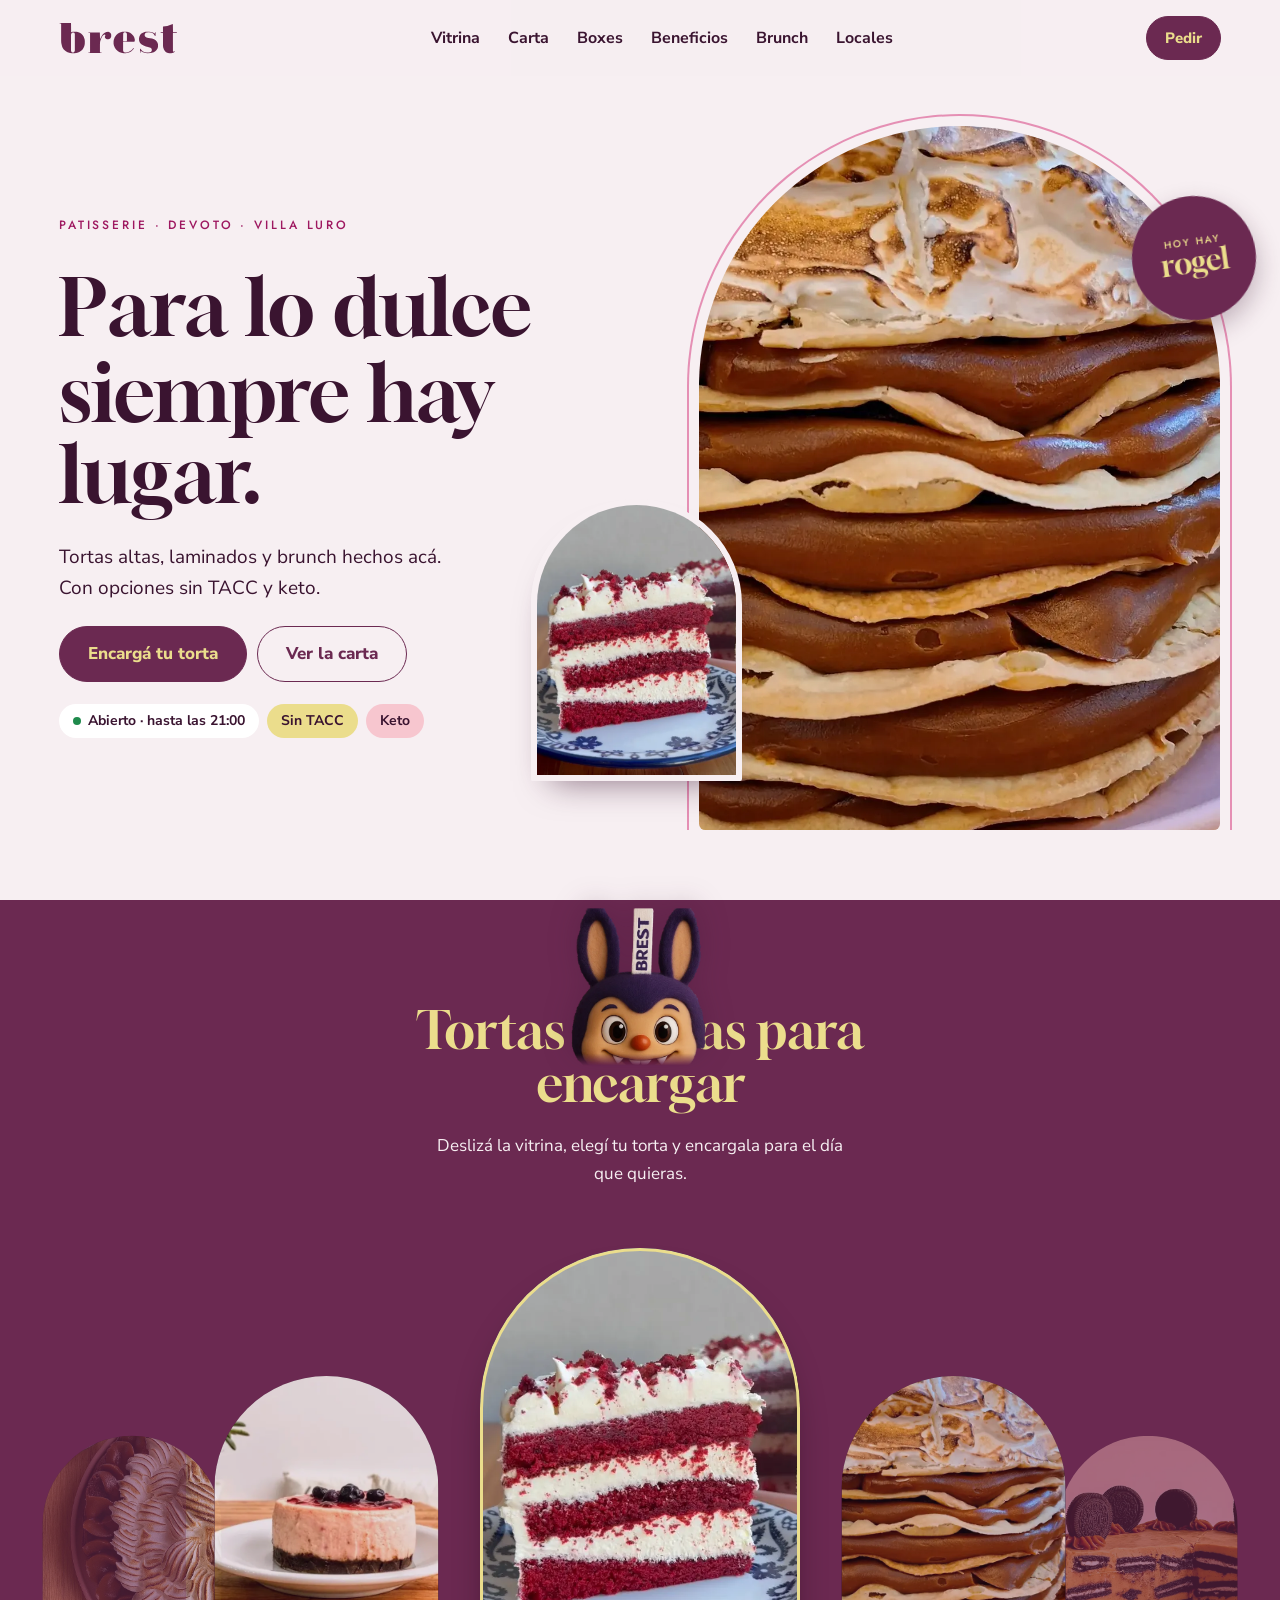
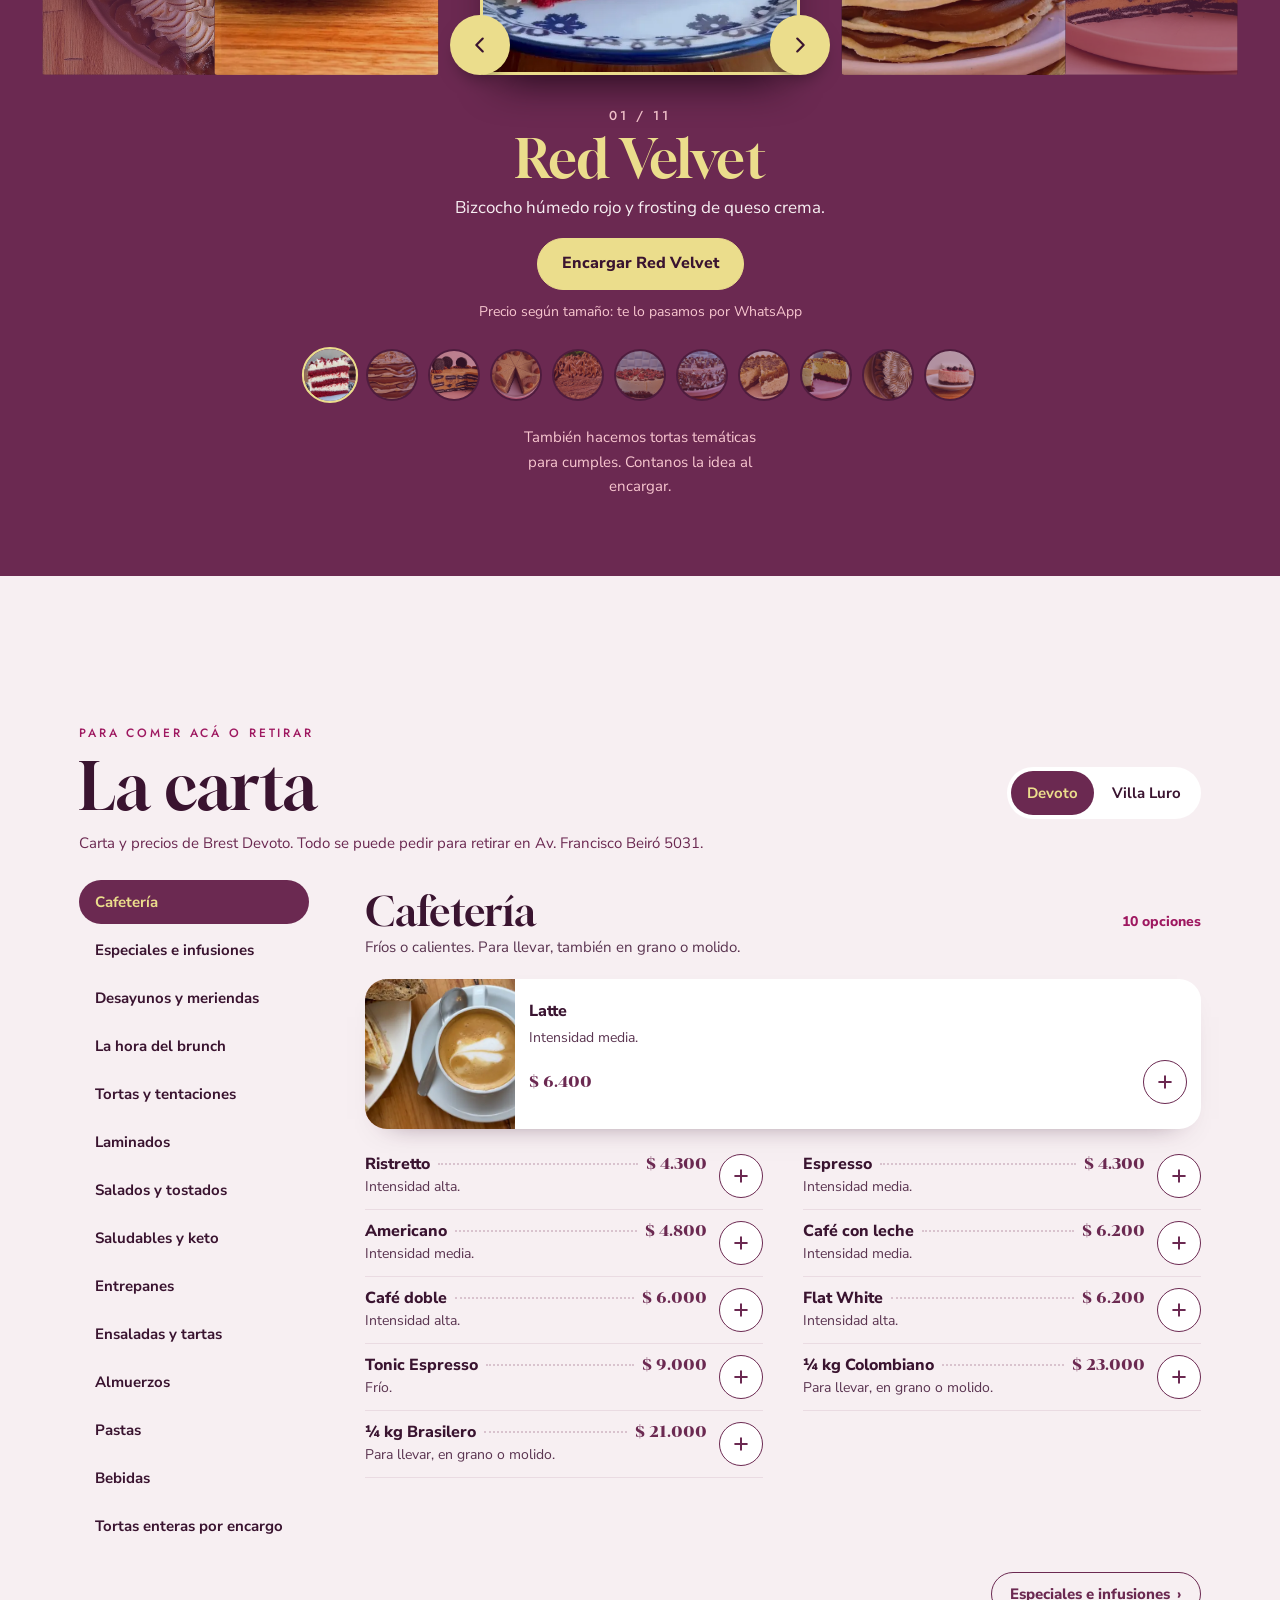
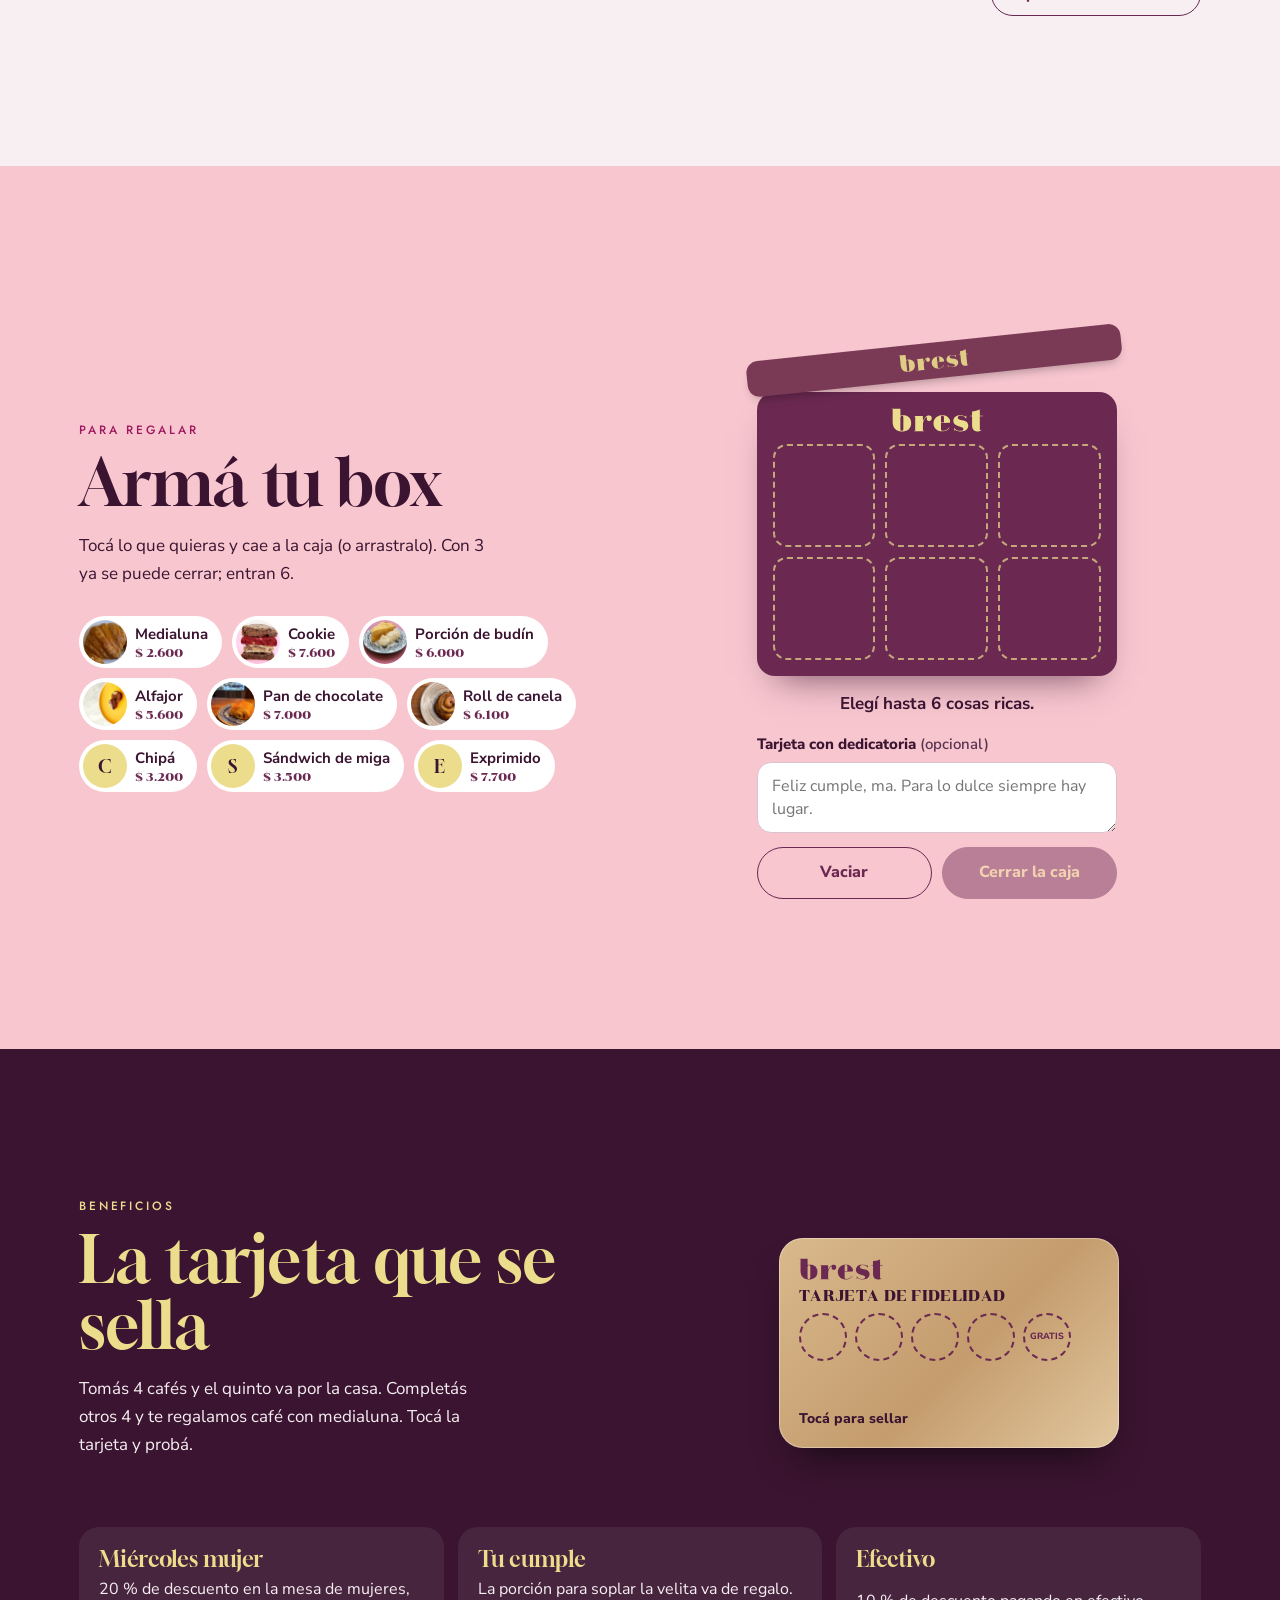
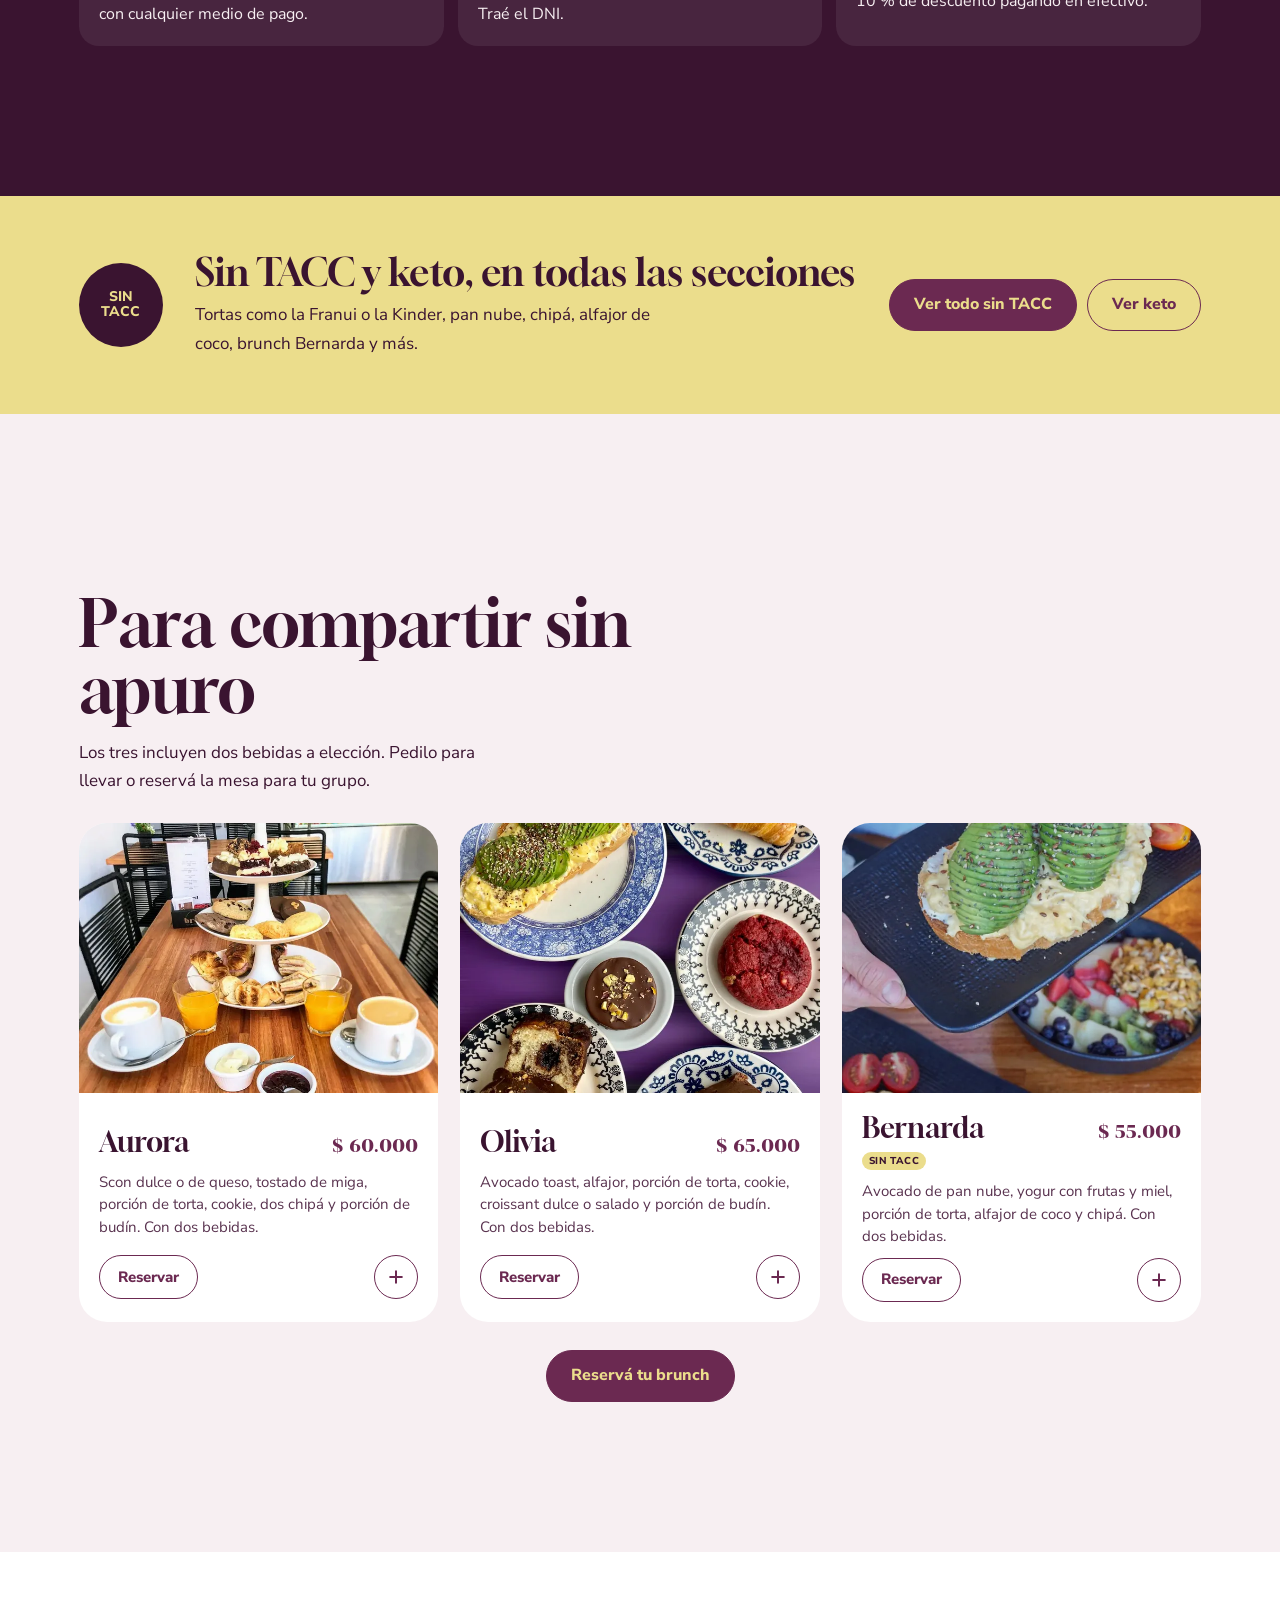
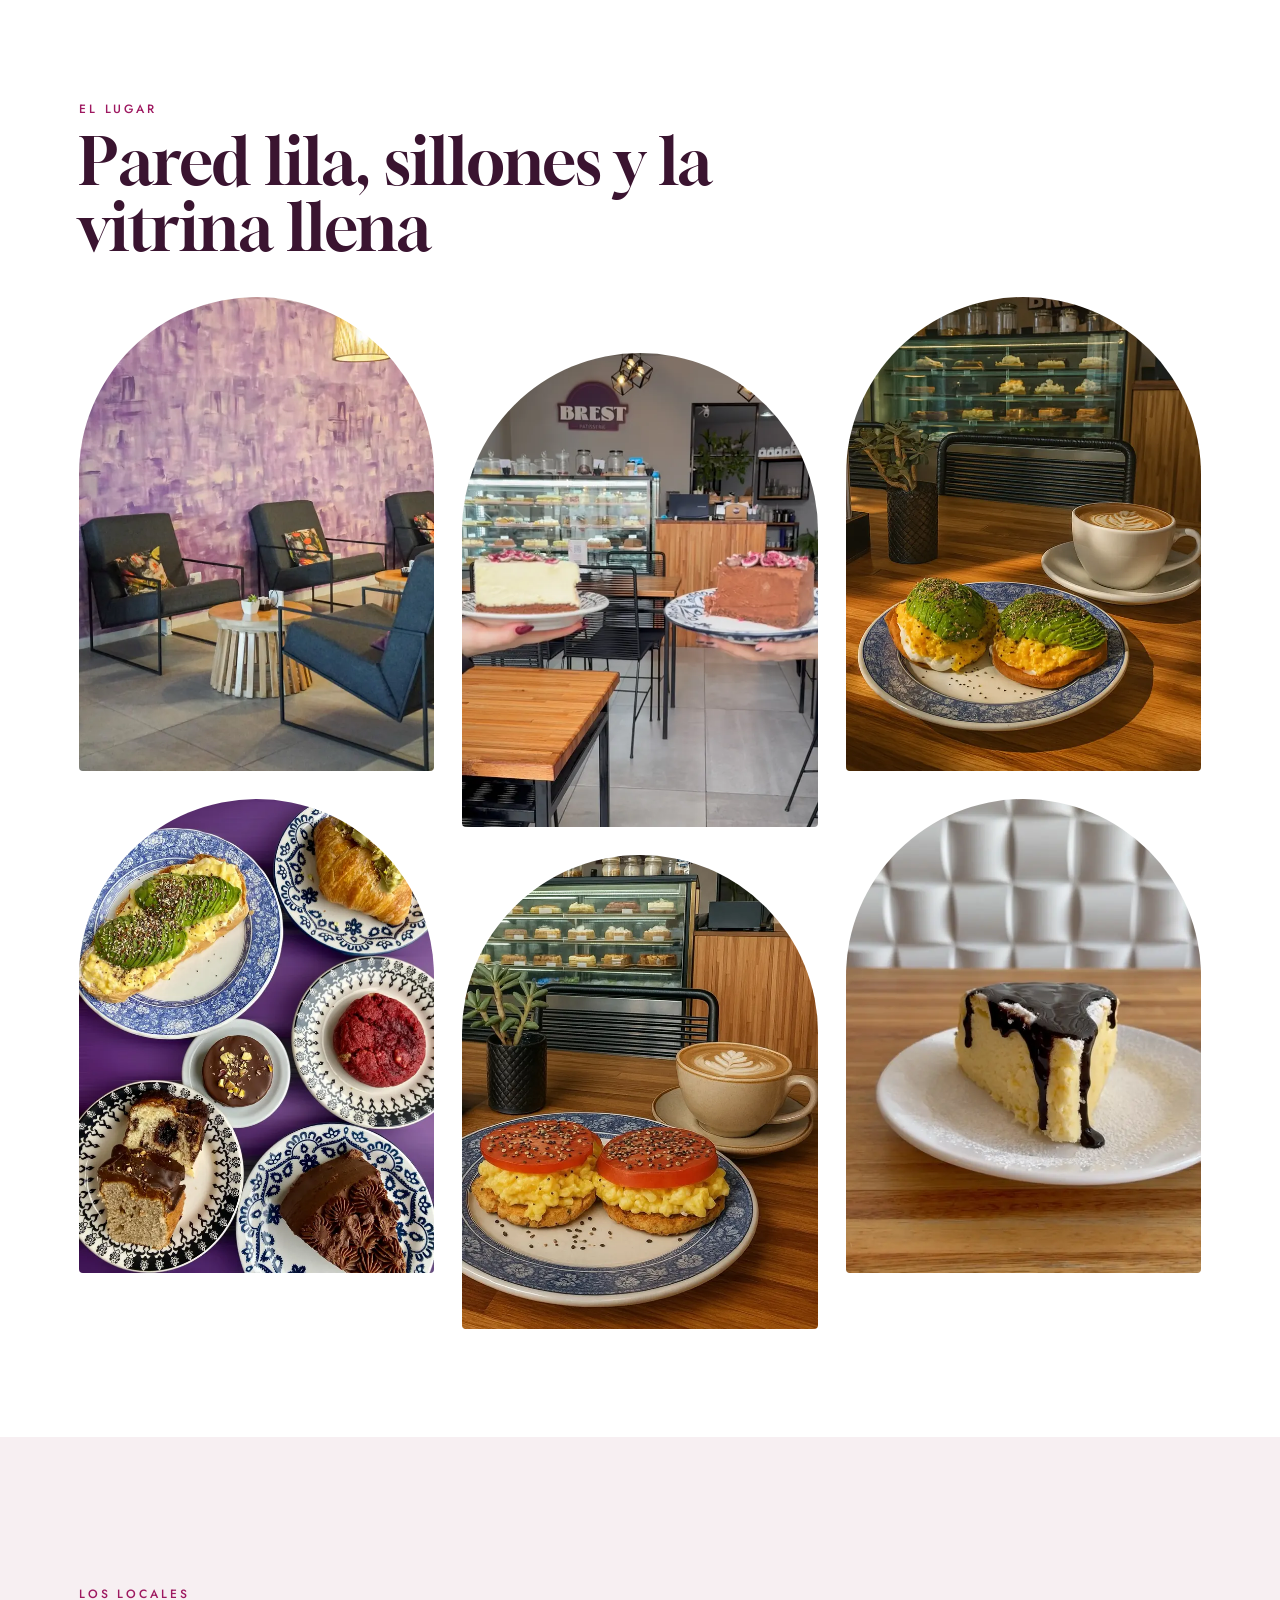
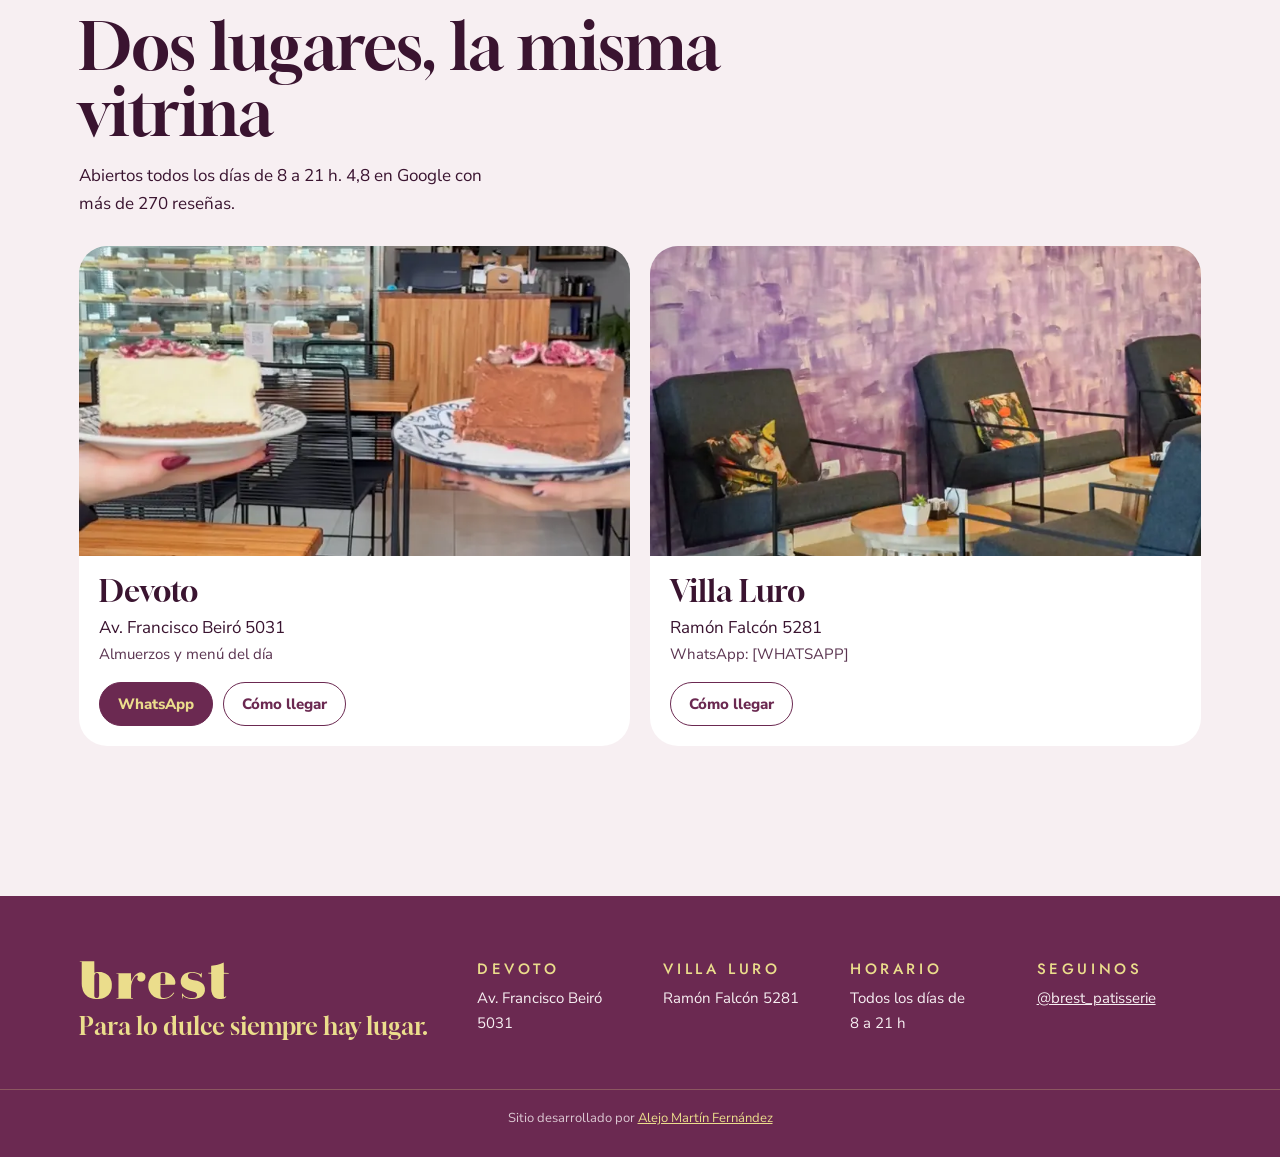
<file: index.html>
<!doctype html>
<html lang="es">
<head>
<meta charset="utf-8">
<meta name="viewport" content="width=device-width, initial-scale=1, viewport-fit=cover">
<title>Brest Patisserie · Pastelería artesanal en Devoto y Villa Luro</title>
<meta name="description" content="Tortas altas, laminados, brunch y opciones sin TACC y keto. Pedí para retirar, encargá tu torta o armá un box de regalo. Devoto y Villa Luro, todos los días de 8 a 21.">
<meta name="theme-color" content="#6B2951">
<link rel="icon" href="img/favicon.svg" type="image/svg+xml">
<meta property="og:type" content="website">
<meta property="og:url" content="https://brest-patisserie.vercel.app/">
<meta property="og:title" content="Brest Patisserie · Para lo dulce siempre hay lugar">
<meta property="og:description" content="Tortas altas, laminados y brunch en Devoto y Villa Luro. Pedí para retirar o encargá tu torta.">
<meta property="og:image" content="https://brest-patisserie.vercel.app/img/og.jpg">
<meta property="og:image:width" content="1200">
<meta property="og:image:height" content="630">
<meta name="twitter:card" content="summary_large_image">
<script>
  (function () {
    var d = document.documentElement, s = null;
    try { s = sessionStorage.getItem('brest:sinIntro'); sessionStorage.removeItem('brest:sinIntro'); } catch (e) {}
    var rm = window.matchMedia && matchMedia('(prefers-reduced-motion: reduce)').matches;
    d.classList.add('js');
    if (!s && !rm) d.classList.add('con-intro');
  })();
</script>
<link rel="preload" href="fonts/gloock.woff" as="font" type="font/woff" crossorigin>
<link rel="preload" href="fonts/nunito-sans.woff" as="font" type="font/woff" crossorigin>
<link rel="preload" as="image" href="img/hero-rogel-800.webp" type="image/webp">
<link rel="stylesheet" href="kit/kit.css?v=18">
<link rel="stylesheet" href="css/style.css?v=3">
</head>
<body>

<div class="intro" id="intro" aria-hidden="true">
  <div class="intro__fondo"></div>
  <div class="intro__stage">
    <svg class="intro__arco" viewBox="0 0 220 300" fill="none"><path d="M20 290V110a90 90 0 0 1 180 0v180" pathLength="1"/></svg>
    <div class="intro__ventana"><picture><source media="(min-width: 900px)" srcset="img/hero-rogel-1200.webp"><img src="img/hero-rogel-800.webp" alt=""></picture></div>
    <img class="intro__marca" src="img/logo-brest-manteca.svg" alt="">
    <span class="intro__pat">PATISSERIE</span>
  </div>
</div>

<a class="saltar" href="#carta">Ir a la carta</a>

<header class="barra" id="barra">
  <a class="barra__logo" href="#inicio" aria-label="Brest Patisserie, inicio"><img src="img/logo-brest.svg" alt="brest" width="96" height="25"></a>
  <nav class="barra__nav" aria-label="Secciones">
    <a href="#vitrina">Vitrina</a><a href="#carta">Carta</a><a href="#box">Boxes</a><a href="#beneficios">Beneficios</a><a href="#brunch">Brunch</a><a href="#locales">Locales</a>
  </nav>
  <div class="barra__acc">
    <a class="btn btn--chico" href="#carta">Pedir</a>
    <button class="redondo" id="abrirMenu" aria-label="Abrir menú" aria-expanded="false" aria-controls="menu">
      <svg viewBox="0 0 24 24" aria-hidden="true"><path d="M4 8h16M4 16h16"/></svg>
    </button>
  </div>
</header>

<nav class="menu" id="menu" aria-label="Secciones" hidden>
  <div class="menu__top">
    <img src="img/logo-brest-manteca.svg" alt="brest" width="96" height="25">
    <button class="redondo redondo--claro" id="cerrarMenu" aria-label="Cerrar menú"><svg viewBox="0 0 24 24" aria-hidden="true"><path d="M6 6l12 12M18 6 6 18"/></svg></button>
  </div>
  <ul class="menu__links">
    <li style="--d:0"><a href="#vitrina">La vitrina</a></li>
    <li style="--d:1"><a href="#carta">La carta</a></li>
    <li style="--d:2"><a href="#box">Armá tu box</a></li>
    <li style="--d:3"><a href="#beneficios">Beneficios</a></li>
    <li style="--d:4"><a href="#brunch">Brunch</a></li>
    <li style="--d:5"><a href="#locales">Los locales</a></li>
  </ul>
  <div class="menu__pie">
    <p class="etq etq--manteca">Estás viendo</p>
    <div class="seg seg--oscuro" role="group" aria-label="Elegí local">
      <button type="button" data-local="devoto">Devoto</button>
      <button type="button" data-local="luro">Villa Luro</button>
    </div>
  </div>
</nav>

<main id="inicio">

  <!-- HERO -->
  <section class="hero" aria-labelledby="hero-t">
    <div class="hero__foto">
      <span class="hero__arco" aria-hidden="true"></span>
      <picture class="hero__pic">
        <source media="(min-width: 900px)" srcset="img/hero-rogel-1200.webp">
        <img src="img/hero-rogel-800.webp" alt="Súper Rogel de seis capas con merengue" width="800" height="930" fetchpriority="high">
      </picture>
      <img class="hero__chica" src="img/t/red-velvet.webp" alt="Porción de red velvet" width="560" height="746" loading="lazy">
      <a class="sello" href="#vitrina" aria-label="Hoy hay rogel: ver la vitrina"><span>HOY HAY</span><b>rogel</b></a>
    </div>
    <div class="hero__txt">
      <p class="etq hero__etq" style="--d:1">Patisserie · Devoto · Villa Luro</p>
      <h1 id="hero-t" class="hero__t">
        <span class="linea"><span style="--d:2">Para lo dulce</span></span>
        <span class="linea"><span style="--d:3">siempre hay lugar.</span></span>
      </h1>
      <p class="hero__p" style="--d:4">Tortas altas, laminados y brunch hechos acá. Con opciones sin TACC y keto.</p>
      <div class="hero__btns" style="--d:5">
        <a class="btn" href="#vitrina">Encargá tu torta</a>
        <a class="btn btn--linea" href="#carta">Ver la carta</a>
      </div>
      <div class="chips" style="--d:6">
        <span class="chip chip--blanco" id="estado"><i class="punto"></i>Todos los días · 8 a 21 h</span>
        <span class="chip chip--manteca">Sin TACC</span>
        <span class="chip chip--rosa">Keto</span>
      </div>
    </div>
  </section>

  <!-- VITRINA -->
  <section class="vitrina" id="vitrina" aria-labelledby="vitrina-t">
    <div class="cont vitrina__cab">
      <p class="etq etq--manteca rev">La vitrina</p>
      <h2 id="vitrina-t" class="t2 t2--manteca rev">Tortas enteras para encargar</h2>
      <p class="lead lead--claro rev">Deslizá la vitrina, elegí tu torta y encargala para el día que quieras.</p>
    </div>
    <div class="rueda rev" id="rueda">
      <div class="rueda__escena" id="ruedaEscena" tabindex="0" role="region" aria-roledescription="carrusel" aria-label="Tortas enteras: arrastrá, deslizá o usá las flechas"></div>
      <button class="rueda__flecha rueda__flecha--ant" id="ruedaAnt" aria-label="Torta anterior"><svg viewBox="0 0 24 24" aria-hidden="true"><path d="M15 5l-7 7 7 7"/></svg></button>
      <button class="rueda__flecha rueda__flecha--sig" id="ruedaSig" aria-label="Torta siguiente"><svg viewBox="0 0 24 24" aria-hidden="true"><path d="M9 5l7 7-7 7"/></svg></button>
    </div>
    <div class="cont rueda__info" aria-live="polite">
      <p class="rueda__num" id="ruedaNum"></p>
      <h3 class="rueda__nom" id="ruedaNom"></h3>
      <p class="rueda__desc" id="ruedaDesc"></p>
      <div class="rueda__acc">
        <button class="btn btn--manteca" type="button" id="ruedaEncargar">Encargar</button>
        <span class="rueda__precio" id="ruedaPrecio"></span>
      </div>
    </div>
    <div class="rueda__lista" id="ruedaLista" role="tablist" aria-label="Todas las tortas"></div>
    <p class="cont vitrina__nota">También hacemos tortas temáticas para cumples. Contanos la idea al encargar.</p>
  </section>

  <!-- CARTA -->
  <section class="carta" id="carta" aria-labelledby="carta-t">
    <div class="cont carta__cab">
      <div>
        <p class="etq rev">Para comer acá o retirar</p>
        <h2 id="carta-t" class="t2 rev">La carta</h2>
      </div>
      <div class="seg rev" role="group" aria-label="Elegí local">
        <button type="button" data-local="devoto">Devoto</button>
        <button type="button" data-local="luro">Villa Luro</button>
      </div>
    </div>
    <p class="cont carta__nota rev" id="cartaNota"></p>
    <div class="cont">
      <div class="carta__kit" data-kit="carta"></div>
      <nav class="carta__nav" id="cartaNav" aria-label="Secciones de la carta">
        <button class="btn btn--linea btn--chico" data-paso="-1"><span aria-hidden="true">‹</span> <span data-nom></span></button>
        <button class="btn btn--linea btn--chico" data-paso="1"><span data-nom></span> <span aria-hidden="true">›</span></button>
      </nav>
    </div>
  </section>

  <!-- BOX -->
  <section class="box" id="box" aria-labelledby="box-t">
    <div class="cont box__grid">
      <div class="box__txt">
        <p class="etq rev">Para regalar</p>
        <h2 id="box-t" class="t2 rev">Armá tu box</h2>
        <p class="lead rev">Tocá lo que quieras y cae a la caja (o arrastralo). Con 3 ya se puede cerrar; entran 6.</p>
        <div class="box__opts rev" id="boxOpts" role="list"></div>
      </div>
      <div class="box__lado">
        <div class="caja rev" id="caja" aria-live="polite">
          <div class="caja__tapa" aria-hidden="true"><img src="img/logo-brest-manteca.svg" alt=""></div>
          <div class="caja__cuerpo">
            <img class="caja__logo" src="img/logo-brest-manteca.svg" alt="" aria-hidden="true">
            <div class="caja__slots" id="slots"></div>
          </div>
        </div>
        <p class="caja__estado" id="cajaEstado">Elegí 6 cosas ricas.</p>
        <div class="dedic" id="dedic">
          <label for="dedicTxt">Tarjeta con dedicatoria <span>(opcional)</span></label>
          <textarea id="dedicTxt" rows="2" maxlength="140" placeholder="Feliz cumple, ma. Para lo dulce siempre hay lugar."></textarea>
        </div>
        <div class="box__acc">
          <button class="btn btn--linea" id="boxVaciar" type="button">Vaciar</button>
          <button class="btn" id="boxCerrar" type="button" disabled>Cerrar la caja</button>
        </div>
      </div>
    </div>
  </section>

  <!-- BENEFICIOS -->
  <section class="benef" id="beneficios" aria-labelledby="benef-t">
    <div class="cont benef__grid">
      <div>
        <p class="etq etq--manteca rev">Beneficios</p>
        <h2 id="benef-t" class="t2 t2--manteca rev">La tarjeta que se sella</h2>
        <p class="lead lead--claro rev">Tomás 4 cafés y el quinto va por la casa. Completás otros 4 y te regalamos café con medialuna. Tocá la tarjeta y probá.</p>
      </div>
      <div class="tarjeta-wrap rev">
        <button class="tarjeta" id="tarjeta" type="button" aria-label="Sellar la tarjeta de fidelidad">
          <img src="img/logo-brest.svg" alt="" class="tarjeta__logo">
          <span class="tarjeta__t">TARJETA DE FIDELIDAD</span>
          <span class="tarjeta__sellos" id="sellos">
            <i></i><i></i><i></i><i></i><i class="gratis">GRATIS</i>
          </span>
          <span class="tarjeta__msg" id="tarjetaMsg">Tocá para sellar</span>
        </button>
      </div>
    </div>
    <ul class="cont beneficios">
      <li class="rev" style="--d:0"><b>Miércoles mujer</b><span>20 % de descuento en la mesa de mujeres, con cualquier medio de pago.</span></li>
      <li class="rev" style="--d:1"><b>Tu cumple</b><span>La porción para soplar la velita va de regalo. Traé el DNI.</span></li>
      <li class="rev" style="--d:2"><b>Efectivo</b><span>10 % de descuento pagando en efectivo.</span></li>
    </ul>
  </section>

  <!-- SIN TACC -->
  <section class="sintacc" aria-labelledby="st-t">
    <div class="cont sintacc__in">
      <span class="sello-st rev" aria-hidden="true">SIN<br>TACC</span>
      <div>
        <h2 id="st-t" class="t3 rev">Sin TACC y keto, en todas las secciones</h2>
        <p class="rev">Tortas como la Franui o la Kinder, pan nube, chipá, alfajor de coco, brunch Bernarda y más.</p>
      </div>
      <div class="sintacc__btns rev">
        <button class="btn" type="button" data-lista="sintacc">Ver todo sin TACC</button>
        <button class="btn btn--linea" type="button" data-lista="keto">Ver keto</button>
      </div>
    </div>
  </section>

  <!-- BRUNCH -->
  <section class="brunch" id="brunch" aria-labelledby="brunch-t">
    <div class="cont">
      <p class="etq rev">La hora del brunch</p>
      <h2 id="brunch-t" class="t2 rev">Para compartir sin apuro</h2>
      <p class="lead rev">Los tres incluyen dos bebidas a elección. Pedilo para llevar o reservá la mesa para tu grupo.</p>
      <div class="brunch__grid rev" id="brunchGrid"></div>
      <div class="brunch__pie rev">
        <button class="btn" type="button" data-reservar>Reservá tu brunch</button>
      </div>
    </div>
  </section>

  <!-- EL LUGAR -->
  <section class="lugar" aria-labelledby="lugar-t">
    <div class="cont">
      <p class="etq rev">El lugar</p>
      <h2 id="lugar-t" class="t2 rev">Pared lila, sillones y la vitrina llena</h2>
    </div>
    <div class="fila fila--lugar" id="filaLugar" tabindex="0" aria-label="Fotos del local, deslizá para ver más">
      <figure class="foto-l"><img src="img/g/pared.webp" alt="Sillones frente a la pared lila del local" loading="lazy" width="700" height="933"></figure>
      <figure class="foto-l"><img src="img/g/salon.webp" alt="Salón con la vitrina de tortas y el logo de Brest" loading="lazy" width="700" height="933"></figure>
      <figure class="foto-l"><img src="img/g/vitrina-local.webp" alt="Desayuno con avocado frente a la vitrina" loading="lazy" width="700" height="933"></figure>
      <figure class="foto-l"><img src="img/g/brunch-mesa.webp" alt="Mesa de brunch en loza azul estampada" loading="lazy" width="700" height="933"></figure>
      <figure class="foto-l"><img src="img/g/mesa-avocado.webp" alt="Huevos revueltos con tomate y café" loading="lazy" width="700" height="933"></figure>
      <figure class="foto-l"><img src="img/g/japones.webp" alt="Cheesecake japonés con salsa de chocolate" loading="lazy" width="700" height="933"></figure>
    </div>
  </section>

  <!-- LOCALES -->
  <section class="locales" id="locales" aria-labelledby="loc-t">
    <div class="cont">
      <p class="etq rev">Los locales</p>
      <h2 id="loc-t" class="t2 rev">Dos lugares, la misma vitrina</h2>
      <p class="lead rev">Abiertos todos los días de 8 a 21 h. 4,8 en Google con más de 270 reseñas.</p>
      <div class="locales__grid">
        <article class="local rev" style="--d:0">
          <img src="img/g/salon.webp" alt="Brest Devoto por dentro" loading="lazy" width="700" height="933">
          <div class="local__txt">
            <h3>Devoto</h3>
            <p>Av. Francisco Beiró 5031</p>
            <p class="local__extra">Almuerzos y menú del día</p>
            <div class="local__btns">
              <a class="btn btn--chico" href="https://wa.me/5491140866128" target="_blank" rel="noopener">WhatsApp</a>
              <a class="btn btn--linea btn--chico" href="https://www.google.com/maps/search/?api=1&amp;query=Brest+Patisserie+Av.+Francisco+Beir%C3%B3+5031+CABA" target="_blank" rel="noopener">Cómo llegar</a>
            </div>
          </div>
        </article>
        <article class="local rev" style="--d:1">
          <img src="img/g/pared.webp" alt="Rincón con sillones de Brest" loading="lazy" width="700" height="933">
          <div class="local__txt">
            <h3>Villa Luro</h3>
            <p>Ramón Falcón 5281</p>
            <p class="local__extra">WhatsApp: [WHATSAPP]</p>
            <div class="local__btns">
              <a class="btn btn--linea btn--chico" href="https://www.google.com/maps/search/?api=1&amp;query=Brest+Patisserie+Ram%C3%B3n+Falc%C3%B3n+5281+CABA" target="_blank" rel="noopener">Cómo llegar</a>
            </div>
          </div>
        </article>
      </div>
    </div>
  </section>
</main>

<footer class="pie">
  <div class="cont pie__in">
    <div class="pie__marca">
      <img src="img/logo-brest-manteca.svg" alt="brest" width="150" height="40">
      <p class="pie__lema">Para lo dulce siempre hay lugar.</p>
    </div>
    <div class="pie__cols">
      <div><p class="etq etq--manteca">Devoto</p><p>Av. Francisco Beiró 5031</p></div>
      <div><p class="etq etq--manteca">Villa Luro</p><p>Ramón Falcón 5281</p></div>
      <div><p class="etq etq--manteca">Horario</p><p>Todos los días de 8&nbsp;a&nbsp;21&nbsp;h</p></div>
      <div><p class="etq etq--manteca">Seguinos</p><p><a href="https://www.instagram.com/brest_patisserie/" target="_blank" rel="noopener">@brest_patisserie</a></p></div>
    </div>
  </div>
  <p class="pie__credito">Sitio desarrollado por <a href="https://alejomfernandez.com.ar" target="_blank" rel="noopener">Alejo Martín Fernández</a></p>
</footer>

<div class="conejo" id="conejo" aria-hidden="true">
  <span class="conejo__globo" id="conejoGlobo">¡Buena elección!</span>
  <img src="img/conejo.webp" alt="" width="420" height="441">
</div>

<script type="module" src="js/main.js?v=3"></script>
</body>
</html>
</file>
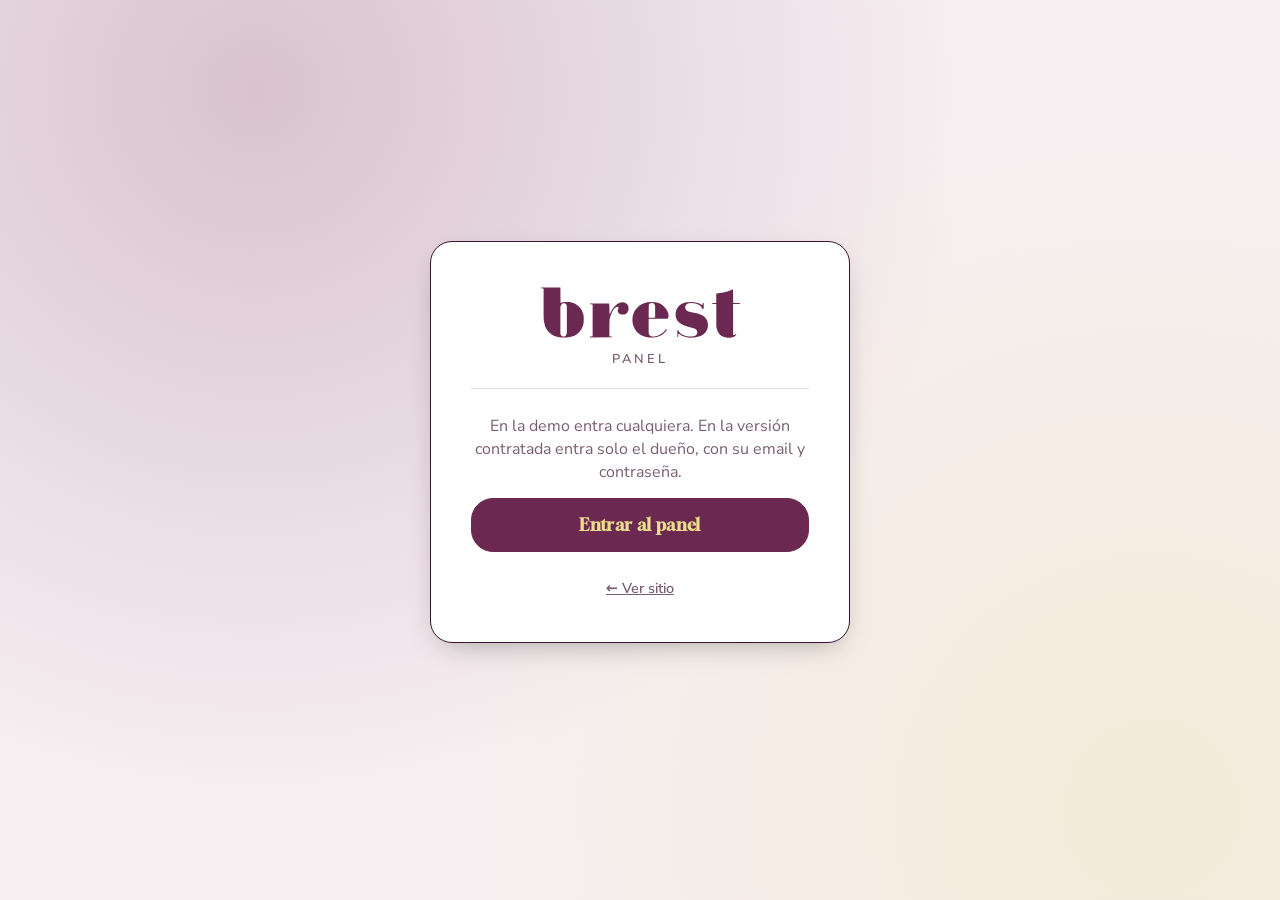
<file: admin/index.html>
<!doctype html>
<html lang="es">
<head>
<meta charset="utf-8">
<meta name="viewport" content="width=device-width, initial-scale=1, viewport-fit=cover">
<meta name="robots" content="noindex, nofollow">
<meta name="theme-color" content="#6B2951">
<title>Panel · Brest</title>
<script>
  if (!/\/$|\.html$/.test(location.pathname)) location.replace(location.pathname + '/' + location.search + location.hash);
</script>
<link rel="icon" href="../img/favicon.svg" type="image/svg+xml">
<link rel="stylesheet" href="../kit/kit.css?v=18">
<link rel="stylesheet" href="../kit/admin/admin.css?v=18">
<style>
@font-face { font-family: 'Gloock'; src: url('../fonts/gloock.woff') format('woff'); font-weight: 400; font-display: swap; }
@font-face { font-family: 'Chonburi'; src: url('../fonts/chonburi.woff') format('woff'); font-weight: 400; font-display: swap; }
@font-face { font-family: 'Jost'; src: url('../fonts/jost.woff') format('woff'); font-weight: 400 500; font-display: swap; }
@font-face { font-family: 'Nunito Sans'; src: url('../fonts/nunito-sans.woff') format('woff'); font-weight: 400 800; font-display: swap; }
  body { font-family: 'Nunito Sans', system-ui, sans-serif; }
  .brest-local { display: inline-flex; gap: 2px; padding: 3px; border-radius: 999px; background: #fff; font: 700 13px/1 'Nunito Sans', system-ui, sans-serif; vertical-align: middle; margin: 0 8px; }
  .brest-local[hidden] { display: none; }
  .brest-local a { min-height: 36px; padding: 0 12px; border-radius: 999px; display: inline-flex; align-items: center; color: #3A1430; text-decoration: none; }
  .brest-local a.on { background: #EBDD8C; }
</style>
</head>
<body>
<div id="kit-admin" class="kit-root kit-admin" aria-busy="true"></div>
<nav class="brest-local" aria-label="Local del panel" hidden>
  <a href="./?local=devoto" data-l="devoto">Devoto</a>
  <a href="./?local=luro" data-l="luro">Villa Luro</a>
</nav>
<script type="module">
  import { initAdmin } from '../kit/admin/admin.js?v=18';
  const local = new URLSearchParams(location.search).get('local') === 'luro' ? 'luro' : 'devoto';
  document.querySelectorAll('.brest-local a').forEach(a => { a.classList.toggle('on', a.dataset.l === local); if (a.dataset.l === local) a.setAttribute('aria-current', 'page'); });
  const nav = document.querySelector('.brest-local');
  new MutationObserver(() => { const d = document.querySelector('.kad-demo'); if (d && !d.contains(nav)) { const r = d.querySelector('button, [data-reset]'); r ? r.before(nav) : d.appendChild(nav); nav.hidden = false; } }).observe(document.getElementById('kit-admin'), { childList: true, subtree: true });
  initAdmin({ config: local === 'luro' ? '../cliente-luro.json' : '../cliente.json', sitio: `../?local=${local}` });
</script>
</body>
</html>
</file>
<file: kit/kit.css>
/* KIT DEMOS — estilos de módulos y popups.
   Todo sale de las variables --kit-* que arma core/theme.js desde cliente.json → marca.
   Cada demo puede pisar cualquier variable o clase .kit-* en su propio CSS. */

:root {
  --kit-bg: #fff; --kit-surface: #fff; --kit-text: #151515; --kit-muted: #666; --kit-primary: #111; --kit-on-primary: #fff;
  --kit-accent: #fc0; --kit-on-accent: #111; --kit-border: #ddd; --kit-ok: #1f9d55; --kit-warn: #d97706; --kit-danger: #d42a1d;
  --kit-font-head: inherit; --kit-font-body: inherit; --kit-head-case: uppercase;
  --kit-radius: 14px; --kit-radius-btn: 12px; --kit-border-w: 1.5px; --kit-shadow: 0 10px 30px -12px rgba(0,0,0,.35);
  --kit-ease: cubic-bezier(.2,.8,.2,1); --kit-z: 9000;
}
.kit-root, .kit-root *, .kit-root *::before, .kit-root *::after { box-sizing: border-box; }
.kit-root [hidden], .kit-root[hidden] { display: none !important; }
.kit-root { font-family: var(--kit-font-body); color: var(--kit-text); -webkit-tap-highlight-color: transparent; }
.kit-sr { position: absolute !important; width: 1px; height: 1px; overflow: hidden; clip: rect(0 0 0 0); white-space: nowrap; }
html.kit-lock { overflow: hidden; }
html.kit-lock body { overflow: hidden; touch-action: none; }

/* ---------- botones ---------- */
.kit-btn {
  appearance: none; display: inline-flex; align-items: center; justify-content: center; gap: .45em;
  min-height: 44px; padding: .7em 1.15em; border: var(--kit-border-w) solid var(--kit-primary); border-radius: var(--kit-radius-btn);
  background: var(--kit-primary); color: var(--kit-on-primary); font: 700 .95rem/1.1 var(--kit-font-body); text-decoration: none;
  cursor: pointer; transition: transform .15s var(--kit-ease), filter .15s, background .2s, box-shadow .2s; white-space: nowrap;
}
.kit-btn:hover { filter: brightness(1.08); }
.kit-btn:active { transform: translateY(1px) scale(.98); }
.kit-btn:focus-visible, .kit-chip:focus-visible, .kit-tab:focus-visible, .kit-add:focus-visible, .kit-x:focus-visible { outline: 3px solid var(--kit-accent); outline-offset: 2px; }
.kit-btn--ghost { background: var(--kit-surface); color: var(--kit-text); border-color: var(--kit-border); }
.kit-btn--danger { background: var(--kit-danger); border-color: var(--kit-danger); color: #fff; }
.kit-btn--danger-t { color: var(--kit-danger); }
.kit-btn--sm { min-height: 36px; padding: .45em .85em; font-size: .85rem; }
.kit-btn--big { min-height: 54px; font-size: 1.05rem; font-family: var(--kit-font-head); text-transform: var(--kit-head-case); letter-spacing: .02em; }
.kit-btn--block { width: 100%; }
.kit-btn[disabled] { opacity: .55; cursor: not-allowed; }
.kit-btn.is-loading { position: relative; color: transparent !important; }
.kit-btn.is-loading::after { content: ""; position: absolute; width: 20px; height: 20px; border: 2.5px solid var(--kit-on-primary); border-right-color: transparent; border-radius: 50%; animation: kit-spin .7s linear infinite; }
.kit-icon { appearance: none; width: 36px; height: 36px; display: inline-grid; place-items: center; border: var(--kit-border-w) solid var(--kit-border); border-radius: 10px; background: var(--kit-surface); color: var(--kit-text); cursor: pointer; font-size: 1rem; }
.kit-icon--danger { color: var(--kit-danger); }
.kit-icon[disabled] { opacity: .35; cursor: default; }
.kit-row { display: flex; gap: .6rem; flex-wrap: wrap; align-items: center; }
.kit-row--end { justify-content: flex-end; } .kit-row--center { justify-content: center; } .kit-row--between { justify-content: space-between; }
.kit-row--stack { flex-direction: column; align-items: stretch; }

/* ---------- badges / tags ---------- */
.kit-badge { display: inline-flex; align-items: center; gap: .3em; padding: .28em .6em; border-radius: 999px; font: 700 .72rem/1 var(--kit-font-body); letter-spacing: .02em; background: color-mix(in srgb, var(--kit-text) 9%, var(--kit-surface)); color: var(--kit-text); white-space: nowrap; }
.kit-badge--ok { background: color-mix(in srgb, var(--kit-ok) 16%, var(--kit-surface)); color: color-mix(in srgb, var(--kit-ok) 75%, #000); }
.kit-badge--warn { background: color-mix(in srgb, var(--kit-warn) 18%, var(--kit-surface)); color: color-mix(in srgb, var(--kit-warn) 70%, #000); }
.kit-badge--danger, .kit-badge--off { background: color-mix(in srgb, var(--kit-danger) 14%, var(--kit-surface)); color: color-mix(in srgb, var(--kit-danger) 80%, #000); }
.kit-badge--new { background: var(--kit-accent); color: var(--kit-on-accent); animation: kit-pulse 1.4s ease-in-out 3; }
.kit-tag { display: inline-grid; place-items: center; width: 1.15em; height: 1.15em; vertical-align: -.12em; margin-left: .15em; color: var(--kit-primary); }
.kit-tag svg { width: 100%; height: 100%; }
.kit-tag--txt { width: auto; height: auto; font-size: .7em; padding: .15em .45em; border-radius: 999px; background: var(--kit-accent); color: var(--kit-on-accent); }

/* ---------- carta ---------- */
.kit-carta { --kit-cols: 1; }
.kit-tabs { display: flex; gap: .5rem; overflow-x: auto; scrollbar-width: none; padding: 2px 2px 10px; margin-bottom: .5rem; scroll-snap-type: x proximity; }
.kit-tabs::-webkit-scrollbar { display: none; }
.kit-tab {
  appearance: none; flex: 0 0 auto; scroll-snap-align: start; min-height: 44px; padding: .55em 1.1em;
  border: var(--kit-border-w) solid var(--kit-text); border-radius: var(--kit-radius-btn); background: var(--kit-surface); color: var(--kit-text);
  font: 700 .95rem/1 var(--kit-font-head); text-transform: var(--kit-head-case); letter-spacing: .03em; cursor: pointer; transition: background .2s, color .2s, transform .15s;
}
.kit-tab.is-on { background: var(--kit-primary); border-color: var(--kit-primary); color: var(--kit-on-primary); }
.kit-carta__panel { display: grid; grid-template-columns: repeat(var(--kit-cols), minmax(0, 1fr)); gap: 0 2rem; }
.kit-item {
  display: grid; grid-template-columns: auto minmax(0, 1fr) auto; gap: .9rem; align-items: center; padding: 1rem 0;
  border-bottom: var(--kit-border-w) dashed var(--kit-border); min-width: 0;
  animation: kit-up .5s var(--kit-ease) both; animation-delay: calc(var(--i, 0) * 45ms);
}
.kit-item:not(:has(.kit-item__foto)) { grid-template-columns: minmax(0, 1fr) auto; }
.kit-item.is-off { opacity: .55; }
.kit-item__foto { width: 64px; height: 64px; object-fit: cover; border-radius: calc(var(--kit-radius) * .7); }
.kit-item__name { margin: 0 0 .25rem; font: 400 1.2rem/1.05 var(--kit-font-head); text-transform: var(--kit-head-case); }
.kit-item__n { margin-right: .5em; color: var(--kit-primary); }
.kit-item__desc { margin: 0; color: var(--kit-muted); font-size: .9rem; line-height: 1.4; }
.kit-item__side { display: flex; flex-direction: column; align-items: flex-end; gap: .45rem; }
.kit-price { font: 700 1.05rem/1 var(--kit-font-body); white-space: nowrap; }
.kit-price--na { font-size: .85rem; color: var(--kit-muted); font-weight: 600; }
.kit-add {
  appearance: none; min-height: 40px; padding: .45em .9em; border: var(--kit-border-w) solid var(--kit-primary); border-radius: var(--kit-radius-btn);
  background: var(--kit-surface); color: var(--kit-primary); font: 800 .85rem/1 var(--kit-font-body); cursor: pointer; white-space: nowrap;
  transition: background .2s, color .2s, transform .12s;
}
.kit-add:hover { background: var(--kit-primary); color: var(--kit-on-primary); }
.kit-add:active { transform: scale(.94); }
.kit-step { display: inline-flex; align-items: center; border: var(--kit-border-w) solid var(--kit-primary); border-radius: var(--kit-radius-btn); background: var(--kit-primary); color: var(--kit-on-primary); overflow: hidden; animation: kit-pop .25s var(--kit-ease); }
.kit-step button { appearance: none; width: 38px; height: 38px; border: 0; background: transparent; color: inherit; font: 800 1.15rem/1 var(--kit-font-body); cursor: pointer; }
.kit-step button:disabled { opacity: .35; cursor: default; }
.kit-step output { min-width: 1.6em; text-align: center; font-weight: 800; }
.kit-step--lg button { width: 46px; height: 46px; }
.kit-step--lg output { min-width: 2.2em; font-size: 1.15rem; }
@media (min-width: 900px) { .kit-carta { --kit-cols: 2; } }

/* ---------- botón flotante del carrito ---------- */
.kit-fab {
  position: fixed; z-index: calc(var(--kit-z) - 2); right: max(14px, env(safe-area-inset-right)); bottom: max(14px, env(safe-area-inset-bottom));
  display: flex; align-items: center; gap: .7rem; padding: .55rem 1rem .55rem .6rem; min-height: 58px;
  border: var(--kit-border-w) solid var(--kit-text); border-radius: var(--kit-radius-btn); background: var(--kit-primary); color: var(--kit-on-primary);
  box-shadow: var(--kit-shadow); cursor: pointer; font-family: var(--kit-font-body); text-align: left;
  animation: kit-in-up .45s var(--kit-ease) both;
}
.kit-fab__ico { width: 40px; height: 40px; display: grid; place-items: center; border-radius: calc(var(--kit-radius-btn) * .8); background: color-mix(in srgb, var(--kit-on-primary) 16%, transparent); }
.kit-fab__ico svg { width: 22px; height: 22px; fill: none; stroke: currentColor; stroke-width: 2; stroke-linejoin: round; }
.kit-fab__txt { display: flex; flex-direction: column; line-height: 1.1; }
.kit-fab__label { font: 400 1rem/1 var(--kit-font-head); text-transform: var(--kit-head-case); letter-spacing: .03em; }
.kit-fab__total { font-weight: 700; font-size: .9rem; opacity: .92; }
.kit-fab__n { position: absolute; top: -9px; left: -9px; min-width: 26px; height: 26px; padding: 0 6px; display: grid; place-items: center; border-radius: 999px; background: var(--kit-accent); color: var(--kit-on-accent); font: 800 .8rem/1 var(--kit-font-body); border: 2px solid var(--kit-text); }
.kit-fab.bump { animation: kit-bump .45s var(--kit-ease); }
.kit-fly { position: fixed; z-index: var(--kit-z); width: 54px; height: 54px; margin: -27px 0 0 -27px; border-radius: 50%; background: var(--kit-accent); overflow: hidden; pointer-events: none; transition: transform .6s cubic-bezier(.5,-.3,.7,1), opacity .6s; box-shadow: 0 4px 14px rgba(0,0,0,.25); }
.kit-fly img { width: 100%; height: 100%; object-fit: cover; }

/* píldora "probá el panel" (solo demo) */
.kit-demo-pill {
  position: fixed; z-index: calc(var(--kit-z) - 3); left: max(14px, env(safe-area-inset-left)); bottom: max(14px, env(safe-area-inset-bottom));
  display: inline-flex; align-items: center; gap: .5rem; min-height: 44px; padding: .55rem .9rem; border-radius: 999px; background: var(--kit-surface); color: var(--kit-text);
  border: var(--kit-border-w) solid var(--kit-text); box-shadow: var(--kit-shadow); font: 700 .8rem/1 var(--kit-font-body); text-decoration: none;
  opacity: 0; transform: translateY(20px); transition: opacity .4s, transform .4s var(--kit-ease);
}
.kit-demo-pill.is-in { opacity: 1; transform: none; }
html.kit-lock .kit-demo-pill { opacity: 0; pointer-events: none; transform: translateY(20px); }
.kit-demo-pill__dot { width: 8px; height: 8px; border-radius: 50%; background: var(--kit-ok); box-shadow: 0 0 0 0 var(--kit-ok); animation: kit-ping 2s infinite; }
@media (max-width: 640px) { html.kit-has-cart .kit-demo-pill { bottom: calc(max(14px, env(safe-area-inset-bottom)) + 70px); } }

/* ---------- popups ---------- */
.kit-pop { position: fixed; inset: 0; z-index: var(--kit-z); display: grid; place-items: center; padding: 16px; }
.kit-pop__back { position: absolute; inset: 0; background: color-mix(in srgb, var(--kit-text) 55%, transparent); opacity: 0; transition: opacity .25s; }
.kit-pop__box {
  position: relative; width: min(520px, 100%); max-height: min(88vh, 100%); max-height: min(88dvh, 100%); display: flex; flex-direction: column;
  background: var(--kit-bg); color: var(--kit-text); border: var(--kit-border-w) solid var(--kit-text); border-radius: var(--kit-radius);
  box-shadow: var(--kit-shadow); outline: none; overflow: hidden;
  opacity: 0; transform: translateY(24px) scale(.97); transition: opacity .25s, transform .3s var(--kit-ease);
}
.kit-pop.is-open .kit-pop__back { opacity: 1; }
.kit-pop.is-open .kit-pop__box { opacity: 1; transform: none; }
.kit-pop.is-closing .kit-pop__box { transform: translateY(16px) scale(.98); }
.kit-pop__head { color: var(--kit-text); margin: 0; display: flex; align-items: center; justify-content: space-between; gap: 1rem; padding: 14px 14px 10px 20px; border-bottom: var(--kit-border-w) solid var(--kit-border); background: var(--kit-bg); }
.kit-pop__title { margin: 0; font: 400 1.35rem/1.05 var(--kit-font-head); text-transform: var(--kit-head-case); letter-spacing: .02em; }
.kit-pop--sm .kit-pop__head { border-bottom: 0; padding-bottom: 0; }
.kit-pop__body { padding: 16px 20px 20px; overflow: auto; overscroll-behavior: contain; -webkit-overflow-scrolling: touch; }
.kit-x { appearance: none; flex: 0 0 auto; width: 42px; height: 42px; display: grid; place-items: center; border: var(--kit-border-w) solid var(--kit-border); border-radius: 50%; background: var(--kit-surface); color: var(--kit-text); cursor: pointer; transition: transform .2s; }
.kit-x:hover { transform: rotate(90deg); }
.kit-x svg { width: 18px; height: 18px; stroke: currentColor; stroke-width: 2.4; stroke-linecap: round; }
.kit-pop--sm .kit-pop__box { width: min(420px, 100%); }
.kit-pop--editor .kit-pop__box { width: min(560px, 100%); }
.kit-pop--resv .kit-pop__box { width: min(600px, 100%); }

/* drawer: hoja inferior en mobile, panel lateral en desktop */
.kit-pop--drawer { place-items: end stretch; padding: 0; }
.kit-pop--drawer .kit-pop__box { width: 100%; max-height: 92vh; max-height: 92dvh; border-radius: var(--kit-radius) var(--kit-radius) 0 0; border-bottom: 0; transform: translateY(100%); }
.kit-pop--drawer .kit-pop__body { padding: 0; display: flex; flex-direction: column; min-height: 0; flex: 1; overflow: hidden; }
.kit-pop--drawer.is-closing .kit-pop__box { transform: translateY(100%); }
@media (min-width: 760px) {
  .kit-pop--drawer { place-items: stretch end; }
  .kit-pop--drawer .kit-pop__box { width: min(440px, 100%); height: 100%; max-height: none; border-radius: 0; border: 0; border-left: var(--kit-border-w) solid var(--kit-text); transform: translateX(100%); }
  .kit-pop--drawer.is-closing .kit-pop__box { transform: translateX(100%); }
}

/* ---------- carrito / checkout ---------- */
.kit-cart__scroll { flex: 1; overflow: auto; overscroll-behavior: contain; padding: 8px 20px 16px; }
.kit-lines { list-style: none; margin: 0 0 12px; padding: 0; }
.kit-line { display: grid; grid-template-columns: 52px minmax(0, 1fr) auto; gap: .75rem; align-items: center; padding: .7rem 0; border-bottom: var(--kit-border-w) dashed var(--kit-border); animation: kit-up .35s var(--kit-ease) both; }
.kit-line__img { width: 52px; height: 52px; border-radius: 10px; object-fit: cover; background: color-mix(in srgb, var(--kit-primary) 14%, var(--kit-surface)); display: block; }
.kit-line__body { display: flex; flex-direction: column; min-width: 0; }
.kit-line__body b { font: 400 1.05rem/1.1 var(--kit-font-head); text-transform: var(--kit-head-case); overflow-wrap: anywhere; }
.kit-line__body span { color: var(--kit-muted); font-size: .88rem; }
.kit-cart__foot { color: var(--kit-text); margin: 0; padding: 12px 20px max(16px, env(safe-area-inset-bottom)); border-top: var(--kit-border-w) solid var(--kit-text); background: var(--kit-surface); }
.kit-sum { display: grid; gap: .3rem; margin-bottom: .7rem; font-size: .92rem; }
.kit-sum > div { display: flex; justify-content: space-between; }
.kit-sum__total { font-size: 1.1rem; }
.kit-sum__total b { font: 400 1.5rem/1 var(--kit-font-head); }
.kit-empty { text-align: center; padding: 2.5rem 1.5rem; display: grid; gap: .5rem; justify-items: center; }
.kit-empty__t { font: 400 1.35rem/1.1 var(--kit-font-head); text-transform: var(--kit-head-case); margin: 0; }
.kit-empty p { margin: 0; color: var(--kit-muted); }
.kit-empty .kit-btn { margin-top: .8rem; }

/* ---------- formularios ---------- */
.kit-form { display: grid; gap: .85rem; }
.kit-field { display: grid; gap: .35rem; min-width: 0; }
.kit-field > span, .kit-label, .kit-pay legend { font: 700 .78rem/1 var(--kit-font-body); text-transform: uppercase; letter-spacing: .06em; color: var(--kit-muted); }
.kit-field input, .kit-field textarea, .kit-field select {
  width: 100%; min-height: 46px; padding: .7em .85em; border: var(--kit-border-w) solid var(--kit-border); border-radius: calc(var(--kit-radius-btn) * .8);
  background: var(--kit-surface); color: var(--kit-text); font: 500 16px/1.3 var(--kit-font-body); transition: border-color .2s, box-shadow .2s;
}
.kit-field textarea { resize: vertical; min-height: 64px; }
.kit-field input:focus, .kit-field textarea:focus, .kit-field select:focus { outline: none; border-color: var(--kit-primary); box-shadow: 0 0 0 3px color-mix(in srgb, var(--kit-primary) 22%, transparent); }
.kit-field-row { display: grid; grid-template-columns: 1fr 1fr; gap: .75rem; }
.kit-check { display: flex; align-items: center; gap: .6rem; font-weight: 600; cursor: pointer; }
.kit-check input { width: 20px; height: 20px; accent-color: var(--kit-primary); }
.kit-seg { display: grid; grid-auto-flow: column; grid-auto-columns: 1fr; gap: 0; padding: 4px; margin: 0; border: var(--kit-border-w) solid var(--kit-border); border-radius: var(--kit-radius-btn); background: var(--kit-surface); }
.kit-seg label { position: relative; }
.kit-seg input { position: absolute; opacity: 0; inset: 0; cursor: pointer; }
.kit-seg span { display: grid; place-items: center; min-height: 42px; border-radius: calc(var(--kit-radius-btn) * .75); font-weight: 700; font-size: .9rem; transition: background .2s, color .2s; text-align: center; padding: 0 .4rem; }
.kit-seg input:checked + span { background: var(--kit-primary); color: var(--kit-on-primary); }
.kit-seg input:focus-visible + span { outline: 3px solid var(--kit-accent); }
.kit-sedes { border: 0; padding: 0; margin: .1rem 0 0; min-width: 0; }
.kit-sedes legend { font: 700 .78rem/1 var(--kit-font-body); text-transform: uppercase; letter-spacing: .06em; color: var(--kit-muted); margin-bottom: .55rem; padding: 0; }
.kit-sedes__list { display: grid; grid-template-columns: repeat(auto-fill, minmax(min(100%, 9.5rem), 1fr)); gap: .5rem; }
.kit-sede { position: relative; display: block; cursor: pointer; min-width: 0; }
.kit-sede input { position: absolute; opacity: 0; inset: 0; cursor: pointer; }
.kit-sede span { display: flex; flex-direction: column; justify-content: center; gap: .15rem; min-height: 56px; padding: .55rem .8rem; border: var(--kit-border-w) solid var(--kit-border); border-radius: var(--kit-radius); background: var(--kit-surface); transition: background .2s, color .2s, border-color .2s; }
.kit-sede b { font-size: .95rem; line-height: 1.15; overflow-wrap: anywhere; }
.kit-sede small { font-size: .8rem; line-height: 1.25; opacity: .8; overflow-wrap: anywhere; }
.kit-sede input:checked + span { background: var(--kit-primary); color: var(--kit-on-primary); border-color: var(--kit-primary); }
.kit-sede input:focus-visible + span { outline: 3px solid var(--kit-accent); outline-offset: 2px; }
.kit-line__nota { font-style: normal; font-size: .82rem; color: var(--kit-muted); overflow-wrap: anywhere; }
.kit-pay { display: grid; gap: .5rem; border: 0; padding: 0; margin: .2rem 0 0; }
.kit-pay legend { margin-bottom: .5rem; }
.kit-pay__opt { position: relative; display: block; cursor: pointer; }
.kit-pay__opt input { position: absolute; opacity: 0; }
.kit-pay__card { display: grid; gap: .15rem; padding: .8rem 1rem .8rem 2.7rem; border: var(--kit-border-w) solid var(--kit-border); border-radius: var(--kit-radius-btn); background: var(--kit-surface); transition: border-color .2s, background .2s; position: relative; }
.kit-pay__card::before { content: ""; position: absolute; left: 1rem; top: 50%; width: 18px; height: 18px; margin-top: -9px; border-radius: 50%; border: 2px solid var(--kit-border); background: var(--kit-surface); transition: border .2s; }
.kit-pay__card small { color: var(--kit-muted); }
.kit-pay__opt input:checked + .kit-pay__card { border-color: var(--kit-primary); background: color-mix(in srgb, var(--kit-primary) 7%, var(--kit-surface)); }
.kit-pay__opt input:checked + .kit-pay__card::before { border: 6px solid var(--kit-primary); }
.kit-pay__opt input:focus-visible + .kit-pay__card { outline: 3px solid var(--kit-accent); }
.kit-msg { margin: 0 0 .6rem; padding: .6rem .8rem; border-radius: 10px; background: color-mix(in srgb, var(--kit-danger) 12%, var(--kit-surface)); color: color-mix(in srgb, var(--kit-danger) 85%, #000); font-weight: 600; font-size: .9rem; }
.kit-msg.shake { animation: kit-shake .35s; }
.kit-hint { color: var(--kit-muted); font-size: .88rem; margin: 0; }
.kit-error { padding: 1rem; color: var(--kit-danger); }

/* chips (días, horas, filtros) */
.kit-chips { display: flex; gap: .5rem; flex-wrap: wrap; }
.kit-chips--scroll { flex-wrap: nowrap; overflow-x: auto; scrollbar-width: none; padding: 2px 2px 6px; margin: 0 -2px; scroll-snap-type: x proximity; }
.kit-chips--scroll::-webkit-scrollbar { display: none; }
.kit-chips--grid { display: grid; grid-template-columns: repeat(auto-fill, minmax(74px, 1fr)); }
.kit-chips--grid > .kit-hint { grid-column: 1 / -1; }
.kit-chip {
  appearance: none; flex: 0 0 auto; scroll-snap-align: start; display: inline-flex; flex-direction: column; align-items: center; justify-content: center; gap: .15rem;
  min-height: 44px; padding: .45em .8em; border: var(--kit-border-w) solid var(--kit-border); border-radius: calc(var(--kit-radius-btn) * .8);
  background: var(--kit-surface); color: var(--kit-text); font: 700 .92rem/1 var(--kit-font-body); cursor: pointer; transition: background .15s, color .15s, border-color .15s, transform .12s;
}
.kit-chip small { font-weight: 600; font-size: .7rem; opacity: .8; }
.kit-chip:not([disabled]):hover { border-color: var(--kit-primary); }
.kit-chip.is-on { background: var(--kit-primary); border-color: var(--kit-primary); color: var(--kit-on-primary); animation: kit-pop .22s var(--kit-ease); }
.kit-chip[disabled] { opacity: .45; cursor: not-allowed; text-decoration: none; }
.kit-chip.is-full { text-decoration: line-through; }
.kit-chip--day { min-width: 72px; padding: .55em .7em; }
.kit-chip--day b { font-family: var(--kit-font-head); font-weight: 400; text-transform: var(--kit-head-case); font-size: 1rem; }

/* reservas */
.kit-resv { display: grid; gap: 1.1rem; }
.kit-resv__row { display: flex; align-items: center; justify-content: space-between; gap: 1rem; }
.kit-resv__block { display: grid; gap: .55rem; min-width: 0; }
.kit-resv__datos { display: grid; gap: .8rem; }
@media (min-width: 560px) { .kit-resv__datos { grid-template-columns: 1fr 1fr; } .kit-field--full { grid-column: 1 / -1; } }
.kit-resv .kit-step { background: var(--kit-surface); color: var(--kit-text); border-color: var(--kit-text); }
[data-kit="reservas"] .kit-resv { padding: clamp(16px, 4vw, 28px); background: var(--kit-bg); border: var(--kit-border-w) solid var(--kit-text); border-radius: var(--kit-radius); box-shadow: var(--kit-shadow); }

/* confirmaciones */
.kit-done { text-align: center; display: grid; gap: .55rem; justify-items: center; padding: .5rem 0 .3rem; }
.kit-done h3 { margin: .3rem 0 0; font: 400 1.6rem/1.05 var(--kit-font-head); text-transform: var(--kit-head-case); }
.kit-done p { margin: 0 0 .6rem; color: var(--kit-muted); max-width: 34ch; }
.kit-done__ico { width: 68px; height: 68px; border-radius: 50%; display: grid; place-items: center; background: var(--kit-primary); color: var(--kit-on-primary); animation: kit-pop .45s var(--kit-ease); }
.kit-done--warn .kit-done__ico { background: var(--kit-warn); color: #fff; }
.kit-done__ico svg { width: 34px; height: 34px; fill: none; stroke: currentColor; stroke-width: 3; stroke-linecap: round; stroke-linejoin: round; stroke-dasharray: 30; animation: kit-draw .5s .2s backwards; }
.kit-confirm p { margin: .2rem 0 1.2rem; font-size: 1.02rem; line-height: 1.45; }
.kit-sim { display: grid; gap: .8rem; }
.kit-sim__tag { justify-self: start; margin: 0; padding: .25em .6em; border-radius: 6px; background: var(--kit-accent); color: var(--kit-on-accent); font: 800 .72rem/1 var(--kit-font-body); letter-spacing: .1em; }
.kit-sim p { margin: 0; color: var(--kit-muted); }
.kit-sim__total { display: flex; justify-content: space-between; align-items: baseline; padding: .9rem 1rem; border: var(--kit-border-w) dashed var(--kit-border); border-radius: var(--kit-radius-btn); }
.kit-sim__total b { font: 400 1.6rem/1 var(--kit-font-head); }

/* toasts */
.kit-toasts { position: fixed; z-index: calc(var(--kit-z) + 10); left: 50%; top: max(14px, env(safe-area-inset-top)); transform: translateX(-50%); display: grid; gap: .5rem; width: min(92vw, 420px); pointer-events: none; }
.kit-toast { padding: .75rem 1rem; border-radius: var(--kit-radius-btn); background: var(--kit-text); color: var(--kit-bg); font: 600 .92rem/1.3 var(--kit-font-body); box-shadow: 0 10px 30px -10px rgba(0,0,0,.5); opacity: 0; transform: translateY(-12px); transition: opacity .25s, transform .3s var(--kit-ease); text-align: center; }
.kit-toast--warn { background: var(--kit-warn); color: #fff; }
.kit-toast.is-in { opacity: 1; transform: none; }

/* switch */
.kit-switch { position: relative; display: inline-flex; cursor: pointer; }
.kit-switch input { position: absolute; z-index: 1; opacity: 0; width: 100%; height: 100%; margin: 0; cursor: pointer; }
.kit-switch__ui { width: 46px; height: 28px; border-radius: 999px; background: var(--kit-border); position: relative; transition: background .2s; }
.kit-switch__ui::after { content: ""; position: absolute; top: 3px; left: 3px; width: 22px; height: 22px; border-radius: 50%; background: #fff; box-shadow: 0 1px 3px rgba(0,0,0,.3); transition: transform .2s var(--kit-ease); }
.kit-switch input:checked + .kit-switch__ui { background: var(--kit-ok); }
.kit-switch input:checked + .kit-switch__ui::after { transform: translateX(18px); }
.kit-switch input:focus-visible + .kit-switch__ui { outline: 3px solid var(--kit-accent); outline-offset: 2px; }

/* ---------- animaciones ---------- */
@keyframes kit-up { from { opacity: 0; transform: translateY(12px); } }
@keyframes kit-in-up { from { opacity: 0; transform: translateY(30px) scale(.9); } }
@keyframes kit-pop { 0% { transform: scale(.85); } 60% { transform: scale(1.06); } 100% { transform: none; } }
@keyframes kit-bump { 0%, 100% { transform: none; } 35% { transform: scale(1.12) rotate(-3deg); } 65% { transform: scale(.96); } }
@keyframes kit-spin { to { transform: rotate(360deg); } }
@keyframes kit-shake { 25% { transform: translateX(-6px); } 50% { transform: translateX(5px); } 75% { transform: translateX(-3px); } }
@keyframes kit-draw { from { stroke-dashoffset: 30; } to { stroke-dashoffset: 0; } }
@keyframes kit-pulse { 50% { transform: scale(1.12); } }
@keyframes kit-ping { 0% { box-shadow: 0 0 0 0 color-mix(in srgb, var(--kit-ok) 60%, transparent); } 80%, 100% { box-shadow: 0 0 0 9px transparent; } }
@media (prefers-reduced-motion: reduce) {
  .kit-root *, .kit-fab, .kit-pop__box, .kit-item { animation: none !important; transition: none !important; }
}

/* descuento por medio de pago (efectivo al retirar) */
.kit-sum__desc { color: var(--kit-accent); font-weight: 700; }

/* ---------- encargos: día y franja de retiro (v1.3) ---------- */
.kit-retiro, .kit-franjas { border: 0; padding: 0; margin: .1rem 0 0; min-width: 0; }
.kit-retiro legend, .kit-franjas legend { display: flex; flex-wrap: wrap; align-items: baseline; gap: .2rem .6rem; font: 700 .78rem/1.2 var(--kit-font-body); text-transform: uppercase; letter-spacing: .06em; color: var(--kit-muted); margin-bottom: .55rem; padding: 0; }
.kit-retiro legend small { font-weight: 600; text-transform: none; letter-spacing: 0; font-size: .82rem; }
.kit-dias { display: flex; gap: .5rem; overflow-x: auto; overscroll-behavior-x: contain; scroll-snap-type: x proximity; padding: 2px 2px 6px; margin: 0 -2px; scrollbar-width: none; }
.kit-dias::-webkit-scrollbar { display: none; }
.kit-dia, .kit-franja { position: relative; flex: 0 0 auto; scroll-snap-align: start; cursor: pointer; }
.kit-dia input, .kit-franja input { position: absolute; opacity: 0; inset: 0; margin: 0; cursor: pointer; }
.kit-dia span { display: grid; justify-items: center; gap: 2px; min-width: 56px; min-height: 64px; padding: .45rem .4rem; box-sizing: border-box; border: var(--kit-border-w) solid var(--kit-border); border-radius: var(--kit-radius-btn); background: var(--kit-surface); transition: background .2s, color .2s, border-color .2s, transform .15s; }
.kit-dia small { font: 600 .72rem/1 var(--kit-font-body); text-transform: capitalize; color: var(--kit-muted); }
.kit-dia b { font: 700 1.2rem/1 var(--kit-font-body); }
.kit-dia.is-on span, .kit-dia input:checked + span { background: var(--kit-text); border-color: var(--kit-text); color: var(--kit-surface); }
.kit-dia.is-on small, .kit-dia input:checked + span small { color: inherit; opacity: .8; }
.kit-dia.is-off { cursor: not-allowed; } .kit-dia.is-off span { opacity: .38; }
.kit-dia input:focus-visible + span, .kit-franja input:focus-visible + span { outline: 3px solid var(--kit-accent); outline-offset: 2px; }
.kit-franjas__list { display: grid; grid-template-columns: repeat(auto-fit, minmax(min(100%, 8.5rem), 1fr)); gap: .5rem; }
.kit-franja span { display: grid; gap: 3px; min-height: 52px; padding: .55rem .75rem; box-sizing: border-box; border: var(--kit-border-w) solid var(--kit-border); border-radius: var(--kit-radius-btn); background: var(--kit-surface); transition: background .2s, color .2s, border-color .2s; }
.kit-franja b { font: 700 .95rem/1 var(--kit-font-body); } .kit-franja small { font-size: .8rem; color: var(--kit-muted); }
.kit-franja.is-on span, .kit-franja input:checked + span { background: var(--kit-text); border-color: var(--kit-text); color: var(--kit-surface); }
.kit-franja.is-on small, .kit-franja input:checked + span small { color: inherit; opacity: .8; }
.kit-franja.is-off { cursor: not-allowed; } .kit-franja.is-off span { opacity: .38; text-decoration: line-through; }
.kit-hint { margin: .5rem 0 0; font-size: .85rem; line-height: 1.45; color: var(--kit-muted); }
.kit-aviso { margin: 0 0 .7rem; padding: .65rem .8rem; border-radius: calc(var(--kit-radius) * .7); background: color-mix(in srgb, var(--kit-warn) 12%, var(--kit-surface)); color: color-mix(in srgb, var(--kit-warn) 55%, #000); font-size: .85rem; line-height: 1.45; }
.kit-pay__opt.is-off { opacity: .55; cursor: not-allowed; }
.kit-tab--especial { border-style: dashed; }

/* botón de carrito propio de la demo ([data-kit-target]) */
.kit-bump { animation: kit-bump .45s var(--kit-ease); }

/* ---------- reservas por servicio y tanda (1.4) ---------- */
.kit-seg--serv { min-height: 52px; }
.kit-seg--serv span { flex-direction: column; gap: 1px; min-height: 46px; }
.kit-seg--serv small { font-weight: 600; font-size: .7rem; opacity: .75; }
.kit-seg--serv input:disabled + span { opacity: .45; cursor: not-allowed; }
.kit-tandas { display: grid; gap: .9rem; min-height: 120px; align-content: start; }
.kit-tanda { display: grid; gap: .45rem; }
.kit-tanda__t { font: 700 .74rem/1.2 var(--kit-font-body); letter-spacing: .14em; text-transform: uppercase; color: var(--kit-muted); }
.kit-tanda.is-full .kit-tanda__t { text-decoration: none; }
.kit-extras { display: grid; gap: .55rem; }
.kit-extras .kit-check { font-weight: 600; min-height: 32px; }

/* ---------- gift cards (1.4) ---------- */
.kit-line__img--gc { display: grid; place-items: center; color: var(--kit-primary); }
.kit-line__img--gc svg { width: 26px; height: 26px; fill: none; stroke: currentColor; stroke-width: 1.6; stroke-linecap: round; stroke-linejoin: round; }
.kit-gc-x { appearance: none; border: var(--kit-border-w) solid var(--kit-border); background: var(--kit-surface); color: var(--kit-text); font: 700 .8rem/1 var(--kit-font-body); min-height: 40px; padding: 0 .85em; border-radius: var(--kit-radius-btn); cursor: pointer; }
.kit-gc-x:hover { border-color: var(--kit-danger); color: var(--kit-danger); }
.kit-gcs { list-style: none; margin: 0 0 .6rem; padding: 0; display: grid; gap: .5rem; width: 100%; }
.kit-gcs li { display: grid; gap: 2px; padding: .75rem .9rem; border: var(--kit-border-w) dashed var(--kit-border); border-radius: calc(var(--kit-radius) * .6); text-align: left; }
.kit-gcs b { font: 400 1.5rem/1 var(--kit-font-head); letter-spacing: .06em; }
.kit-gcs span, .kit-gcs small { color: var(--kit-muted); font-size: .88rem; }
.kit-gcform { display: grid; gap: 1.1rem; }
[data-kit="giftcard"] .kit-gcform { padding: clamp(16px, 4vw, 28px); background: var(--kit-bg); border: var(--kit-border-w) solid var(--kit-text); border-radius: var(--kit-radius); box-shadow: var(--kit-shadow); }

/* ---------- tamaños y seña (1.5) ---------- */
.kit-line__det { display: block; font-style: normal; font-size: .85rem; color: var(--kit-muted); }
.kit-line__sena { display: inline-block; margin-left: .3rem; padding: .05rem .45rem; border-radius: 999px; background: var(--kit-accent); color: var(--kit-on-accent); font-size: .72rem; font-weight: 700; vertical-align: 1px; }
.kit-sum__resto { color: var(--kit-muted); }

/* cargador de imágenes (core/imagenes.js): nunca un hueco gris mientras baja una foto */
img.kit-ph.kit-ph {
  background:
    linear-gradient(100deg, transparent 32%, rgba(255, 255, 255, .42) 50%, transparent 68%) 0 0 / 260% 100% no-repeat,
    var(--kit-lqip, none) center / cover no-repeat,
    color-mix(in srgb, var(--kit-primary, #8a7b70) 14%, var(--kit-surface, #f1ebe6));
  animation: kit-ph 1.25s linear infinite;
}
img.kit-ph--ok { animation: kit-ph-in .6s cubic-bezier(.2, .7, .2, 1); }
@keyframes kit-ph { from { background-position: 130% 0, center, 0 0; } to { background-position: -30% 0, center, 0 0; } }
@keyframes kit-ph-in { from { filter: blur(14px) saturate(1.2); opacity: .55; } to { filter: none; opacity: 1; } }
@media (prefers-reduced-motion: reduce) { img.kit-ph.kit-ph { animation: none; } img.kit-ph--ok { animation: none; } }
</file>
<file: css/style.css>
/* Brest Patisserie · demo · celu primero */
@font-face { font-family: 'Gloock'; src: url('../fonts/gloock.woff') format('woff'); font-weight: 400; font-display: swap; }
@font-face { font-family: 'Chonburi'; src: url('../fonts/chonburi.woff') format('woff'); font-weight: 400; font-display: swap; }
@font-face { font-family: 'Jost'; src: url('../fonts/jost.woff') format('woff'); font-weight: 400 500; font-display: swap; }
@font-face { font-family: 'Nunito Sans'; src: url('../fonts/nunito-sans.woff') format('woff'); font-weight: 400 800; font-display: swap; }
:root {
  --ciruela: #6B2951; --noche: #3A1430; --manteca: #EBDD8C; --frambuesa: #9E1860; --uva: #59388F;
  --malva: #BE97A7; --rosa: #F7C6CF; --papel: #F7EFF2; --loza: #2E4A86; --arco: #E58FB4; --linea: #EADBE2;
  --f-tit: 'Gloock', Georgia, serif; --f-txt: 'Nunito Sans', system-ui, sans-serif; --f-etq: 'Jost', system-ui, sans-serif; --f-num: 'Chonburi', Georgia, serif;
  --pad: clamp(20px, 4.6vw, 76px); --aire: clamp(76px, 12vw, 150px); --barra: 60px;
  --ease: cubic-bezier(.2, .8, .2, 1);
  /* kit con la identidad */
  --kit-radius: 22px;
}
*, *::before, *::after { box-sizing: border-box; }
[hidden] { display: none !important; }
html { -webkit-text-size-adjust: 100%; scroll-behavior: smooth; scroll-padding-top: calc(var(--barra) + 12px); }
html, body { overflow-x: clip; }
body { margin: 0; background: var(--papel); color: var(--noche); font: 400 17px/1.65 var(--f-txt); -webkit-font-smoothing: antialiased; }
img { display: block; max-width: 100%; height: auto; }
a { color: inherit; }
button { font: inherit; color: inherit; touch-action: manipulation; }
h1, h2, h3 { font-weight: 400; overflow-wrap: anywhere; }
main { display: grid; grid-template-columns: minmax(0, 1fr); }
.cont { width: 100%; max-width: 1240px; margin-inline: auto; padding-inline: var(--pad); min-width: 0; }
.saltar { position: absolute; left: -999px; top: 8px; z-index: 99; background: var(--noche); color: #fff; padding: 10px 14px; border-radius: 999px; }
.saltar:focus { left: 12px; }
:focus-visible { outline: 3px solid var(--frambuesa); outline-offset: 3px; }

/* ---------- tipos ---------- */
.etq { margin: 0 0 12px; font: 500 12px/1.3 var(--f-etq); letter-spacing: .24em; text-transform: uppercase; color: var(--frambuesa); }
.etq--manteca { color: var(--manteca); }
.t2 { margin: 0 0 16px; font: 400 clamp(34px, 9vw, 64px)/1.03 var(--f-tit); color: var(--noche); max-width: 16ch; }
.t2--manteca { color: var(--manteca); }
.t3 { margin: 0 0 8px; font: 400 clamp(26px, 6.4vw, 38px)/1.08 var(--f-tit); }
.lead { margin: 0 0 28px; max-width: 42ch; font-size: 17px; line-height: 1.65; }
.lead--claro { color: var(--papel); }

/* ---------- botones ---------- */
.btn { display: inline-flex; align-items: center; justify-content: center; gap: .45em; min-height: 52px; padding: 0 24px; border: 1.5px solid var(--ciruela); border-radius: 999px; background: var(--ciruela); color: var(--manteca); font: 800 16px/1.1 var(--f-txt); text-decoration: none; cursor: pointer; transition: transform .15s var(--ease), background .2s, color .2s; white-space: nowrap; }
.btn:active { transform: scale(.97); }
.btn[disabled] { opacity: .45; cursor: not-allowed; }
.btn--linea { background: transparent; color: var(--ciruela); }
.btn--chico { min-height: 44px; padding: 0 18px; font-size: 15px; }
.btn--manteca { background: var(--manteca); border-color: var(--manteca); color: var(--noche); }
.btn--claro { background: transparent; border-color: var(--manteca); color: var(--manteca); }
@media (hover: hover) {
  .btn:hover { background: var(--noche); border-color: var(--noche); color: var(--manteca); }
  .btn--manteca:hover { background: #fff; border-color: #fff; color: var(--noche); }
  .btn--claro:hover { background: var(--manteca); color: var(--noche); }
}
.redondo { width: 44px; height: 44px; flex: none; display: grid; place-items: center; padding: 0; border: 1.5px solid var(--ciruela); border-radius: 50%; background: transparent; cursor: pointer; }
.redondo svg { width: 20px; height: 20px; fill: none; stroke: var(--ciruela); stroke-width: 2; stroke-linecap: round; stroke-linejoin: round; }
.redondo--claro { border-color: var(--manteca); }
.redondo--claro svg { stroke: var(--manteca); }
.redondo:active { transform: scale(.94); }
.chips { display: flex; flex-wrap: wrap; gap: 8px; }
.chip { min-height: 34px; padding: 0 14px; border-radius: 999px; display: inline-flex; align-items: center; gap: 7px; font: 700 14px/1 var(--f-txt); }
.chip--blanco { background: #fff; }
.chip--manteca { background: var(--manteca); }
.chip--rosa { background: var(--rosa); }
.punto { width: 8px; height: 8px; border-radius: 50%; background: var(--malva); }
.chip.abierto .punto { background: #1f8a4c; box-shadow: 0 0 0 0 rgba(31,138,76,.5); animation: ping 2s infinite; }
@keyframes ping { 70% { box-shadow: 0 0 0 8px rgba(31,138,76,0); } 100% { box-shadow: 0 0 0 0 rgba(31,138,76,0); } }
.seg { display: inline-flex; padding: 4px; border-radius: 999px; background: #fff; gap: 2px; }
.seg button { min-height: 44px; padding: 0 16px; border: 0; border-radius: 999px; background: transparent; font: 700 15px/1 var(--f-txt); cursor: pointer; }
.seg button.on { background: var(--ciruela); color: var(--manteca); }
.seg--oscuro { background: rgba(255,255,255,.1); }
.seg--oscuro button { color: var(--papel); }
.seg--oscuro button.on { background: var(--manteca); color: var(--noche); }

/* ---------- intro ---------- */
.intro { display: none; }
.con-intro .intro { display: grid; position: fixed; inset: 0; z-index: 9500; place-items: center; animation: intro-seguro 0s linear 5s forwards; }
.intro__fondo { position: absolute; inset: 0; background: var(--ciruela); }
.intro__stage { --w: 220px; position: relative; width: var(--w); height: calc(var(--w) * 1.3636); }
.intro__arco { position: absolute; inset: 0; width: 100%; height: 100%; overflow: visible; }
.intro__arco path { stroke: var(--manteca); stroke-width: 3; stroke-linecap: round; stroke-dasharray: 1; stroke-dashoffset: 1; animation: trazo .5s cubic-bezier(.6,.1,.3,1) .05s forwards; }
.intro__ventana { position: absolute; left: 9.09%; right: 9.09%; top: 6.67%; bottom: 3.33%; border-radius: 999px 999px 0 0; overflow: hidden; clip-path: inset(100% 0 0 0); animation: ventana .45s var(--ease) .9s forwards; z-index: 2; }
.intro__ventana picture, .intro__ventana img { display: block; width: 100%; height: 100%; }
.intro__ventana img { object-fit: cover; object-position: 50% 45%; transform: scale(1.18); animation: zoom .6s var(--ease) .9s forwards; }
.intro__marca { position: absolute; left: -4.5%; width: 109%; top: 49%; height: auto; clip-path: inset(100% 0 0 0); animation: entinta .4s var(--ease) .4s forwards, sale .3s var(--ease) .95s forwards; z-index: 3; }
.intro__pat { position: absolute; left: 0; right: 0; top: 73%; text-align: center; font: 500 calc(var(--w) * .055)/1 var(--f-etq); letter-spacing: .6em; color: var(--manteca); opacity: 0; animation: pat .45s var(--ease) .5s forwards, sale .3s var(--ease) .95s forwards; z-index: 3; }
@keyframes trazo { to { stroke-dashoffset: 0; } }
@keyframes entinta { to { clip-path: inset(0 0 0 0); } }
@keyframes pat { to { opacity: .85; letter-spacing: .26em; } }
@keyframes ventana { to { clip-path: inset(0 0 0 0); } }
@keyframes zoom { to { transform: scale(1); } }
@keyframes sale { to { opacity: 0; transform: translateY(-14px); } }
@keyframes intro-seguro { to { opacity: 0; visibility: hidden; } }
.con-intro .hero__pic, .con-intro .hero__arco, .con-intro .sello, .con-intro .hero__chica { opacity: 0; }
@media (min-width: 900px) {
  .intro__stage { --w: min(300px, 30vh); }
  .intro__arco path { animation-duration: .7s; }
  .intro__marca { animation-delay: .55s, 1.25s; }
  .intro__pat { animation-delay: .7s, 1.25s; }
  .intro__ventana, .intro__ventana img { animation-delay: 1.15s; }
}

/* ---------- barra ---------- */
.barra { position: fixed; z-index: 800; top: 0; left: 0; right: 0; height: calc(var(--barra) + env(safe-area-inset-top)); padding: env(safe-area-inset-top) max(16px, env(safe-area-inset-right)) 0 max(20px, env(safe-area-inset-left)); display: flex; align-items: center; justify-content: space-between; gap: 12px; background: color-mix(in srgb, var(--papel) 94%, transparent); transition: box-shadow .3s, transform .45s var(--ease); }
.barra.sombra { box-shadow: 0 1px 0 var(--linea); }
.barra__logo { min-height: 44px; display: flex; align-items: center; }
.barra__logo img { width: 92px; height: auto; }
.barra__acc { display: flex; gap: 8px; align-items: center; }
.barra__nav { display: none; gap: 28px; font-weight: 700; font-size: 16px; }
.barra__nav a { text-decoration: none; padding: 10px 0; position: relative; }
.barra__nav a::after { content: ""; position: absolute; left: 0; right: 0; bottom: 4px; height: 2px; background: var(--ciruela); transform: scaleX(0); transition: transform .3s var(--ease); transform-origin: left; }
@media (hover: hover) { .barra__nav a:hover::after { transform: none; } }
.listo .barra { animation: baja .6s var(--ease) both; }
@keyframes baja { from { transform: translateY(-100%); } }

.menu { position: fixed; inset: 0; z-index: 900; background: var(--ciruela); color: var(--papel); display: flex; flex-direction: column; padding: calc(env(safe-area-inset-top) + 8px) 20px max(24px, env(safe-area-inset-bottom)); overflow-y: auto; overscroll-behavior: contain; }
.menu.abre { animation: menu-in .35s var(--ease); }
@keyframes menu-in { from { clip-path: circle(0 at calc(100% - 42px) 30px); } to { clip-path: circle(150% at calc(100% - 42px) 30px); } }
.menu__top { height: var(--barra); display: flex; align-items: center; justify-content: space-between; }
.menu__links { list-style: none; margin: 28px 0 0; padding: 0; display: grid; gap: 4px; }
.menu__links a { display: block; padding: 8px 0; font: 400 clamp(34px, 10vw, 48px)/1.1 var(--f-tit); color: var(--manteca); text-decoration: none; }
.menu.abre .menu__links li { animation: sube .5s var(--ease) both; animation-delay: calc(var(--d) * 50ms + 100ms); }
.menu__pie { margin-top: auto; padding-top: 32px; }

/* ---------- entradas ---------- */
html.js:not(.listo) :is(.barra, .hero__etq, .hero__p, .hero__btns, .chips, .hero__t .linea > span, .hero__arco, .sello, .hero__chica) { opacity: 0; }
.listo .hero__etq, .listo .hero__p, .listo .hero__btns, .listo .chips { animation: sube .7s var(--ease) both; animation-delay: calc(var(--d) * 80ms + 120ms); }
.listo .hero__t .linea > span { animation: linea .8s var(--ease) both; animation-delay: calc(var(--d) * 80ms + 80ms); }
.linea { display: block; overflow: hidden; padding-bottom: .06em; }
.linea > span { display: block; }
@keyframes linea { from { transform: translateY(105%); } }
@keyframes sube { from { opacity: 0; transform: translateY(18px); } }
.js .rev { opacity: 0; transform: translateY(22px); transition: opacity .7s var(--ease), transform .7s var(--ease); transition-delay: calc(var(--d, 0) * 80ms); }
.js .rev.visto { opacity: 1; transform: none; }

/* ---------- hero ---------- */
.hero { height: 100svh; min-height: 600px; max-height: 1100px; box-sizing: border-box; padding: calc(var(--barra) + env(safe-area-inset-top) + 18px) 0 26px; display: flex; flex-direction: column; }
.hero__foto { position: relative; flex: 1 1 0; min-height: 220px; margin: 0 28px; display: flex; }
.hero__arco { position: absolute; inset: -12px -12px 0; border: 2px solid var(--arco); border-bottom: 0; border-radius: 999px 999px 0 0; pointer-events: none; }
.hero__pic { display: block; flex: 1; border-radius: 999px 999px 24px 24px; overflow: hidden; position: relative; z-index: 1; }
.hero__pic img { position: absolute; inset: 0; width: 100%; height: 100%; object-fit: cover; object-position: 50% 45%; }
.hero__chica { display: none; }
.listo:not(.desde-intro) .hero__pic { animation: descubre 1s var(--ease) both; }
.listo:not(.desde-intro) .hero__pic img { animation: zoom-in 1.4s var(--ease) both; }
.listo .hero__arco { animation: aparece .8s var(--ease) .2s both; }
@keyframes descubre { from { clip-path: inset(100% 0 0 0 round 999px 999px 24px 24px); } to { clip-path: inset(0 0 0 0 round 0); } }
@keyframes zoom-in { from { transform: scale(1.15); } }
@keyframes aparece { from { opacity: 0; transform: scale(.96); } }
.sello { position: absolute; z-index: 3; right: 6px; bottom: -22px; width: 88px; height: 88px; border-radius: 50%; background: var(--ciruela); color: var(--manteca); display: flex; flex-direction: column; align-items: center; justify-content: center; text-decoration: none; transform: rotate(-8deg); box-shadow: 0 10px 24px rgba(58,20,48,.28); }
.sello span { font: 500 10px/1 var(--f-etq); letter-spacing: .2em; }
.sello b { font: 400 22px/1.05 var(--f-tit); }
.listo .sello { animation: sello .7s cubic-bezier(.3,1.6,.5,1) .5s both; }
@keyframes sello { from { transform: rotate(-30deg) scale(0); } }
.hero__txt { flex: none; padding: 30px 24px 0; display: grid; gap: 12px; min-width: 0; }
.hero__t { margin: 0; font: 400 clamp(34px, 9.6vw, 92px)/1.02 var(--f-tit); color: var(--noche); }
.hero__txt .chips { display: none; }
.hero__p { margin: 0; max-width: 38ch; }
.hero__btns { display: grid; grid-template-columns: 1fr 1fr; gap: 10px; }
.hero__btns .btn { padding: 0 12px; }

/* ---------- filas deslizables ---------- */
.fila { display: flex; gap: 16px; overflow-x: auto; overscroll-behavior-x: contain; scroll-snap-type: x mandatory; scrollbar-width: none; padding: 14px var(--pad) 26px; scroll-padding-inline: var(--pad); cursor: grab; }
.fila::-webkit-scrollbar { display: none; }
.fila.arrastra { cursor: grabbing; scroll-snap-type: none; }
.fila.arrastra * { pointer-events: none; }
.fila > * { scroll-snap-align: center; flex: none; }
.fila img { -webkit-user-drag: none; user-select: none; }
.fila { user-select: none; -webkit-user-select: none; }

/* ---------- vitrina: rueda ---------- */
.vitrina { background: var(--ciruela); color: var(--papel); padding: var(--aire) 0; overflow: clip; }
.vitrina__cab { text-align: center; display: grid; justify-items: center; }
.vitrina__cab .t2, .vitrina__cab .lead { margin-inline: auto; }
.rueda { position: relative; margin-top: 8px; }
.rueda { --cw: 250px; }
.rueda__escena { position: relative; height: calc(var(--cw) * 1.3333 + 24px); touch-action: pan-y; cursor: grab; user-select: none; -webkit-user-select: none; outline: none; }
.rueda__escena.arrastra { cursor: grabbing; }
.rcarta { position: absolute; left: 50%; bottom: 0; width: var(--cw); aspect-ratio: 3 / 4; padding: 0; border: 0; background: var(--noche); border-radius: 999px 999px 22px 22px; overflow: hidden; transform-origin: 50% 100%; transition: transform .6s cubic-bezier(.2,.8,.2,1), opacity .45s, box-shadow .45s; box-shadow: 0 24px 40px -20px rgba(20,4,16,calc(var(--sombra, 0) * .9)); cursor: pointer; }
.rueda__escena.arrastra .rcarta { transition: none; }
.rcarta img { width: 100%; height: 100%; object-fit: cover; pointer-events: none; -webkit-user-drag: none; }
.rcarta::after { content: ""; position: absolute; inset: 0; border-radius: inherit; box-shadow: inset 0 0 0 0 var(--manteca); transition: box-shadow .4s; pointer-events: none; }
.rcarta.centro::after { box-shadow: inset 0 0 0 3px var(--manteca); }
.rcarta:focus-visible { outline: 3px solid var(--manteca); outline-offset: 4px; }
.rcarta__tag { position: absolute; left: 50%; bottom: 14px; transform: translateX(-50%); font: 800 11px/1 var(--f-txt); background: var(--manteca); color: var(--noche); border-radius: 999px; padding: 6px 10px; white-space: nowrap; }
.rueda__flecha { position: absolute; top: calc(var(--cw) * 1.3333 + 24px - 26px); z-index: 120; width: 52px; height: 52px; border-radius: 50%; border: 0; display: grid; place-items: center; background: var(--manteca); color: var(--noche); cursor: pointer; transform: translateY(-50%); box-shadow: 0 10px 20px -10px rgba(0,0,0,.5); }
.rueda__flecha svg { width: 22px; height: 22px; fill: none; stroke: currentColor; stroke-width: 2.4; stroke-linecap: round; stroke-linejoin: round; }
.rueda__flecha:active { transform: translateY(-50%) scale(.92); }
.rueda__flecha--ant { left: calc(50% - var(--cw) * .5 - 26px); }
.rueda__flecha--sig { right: calc(50% - var(--cw) * .5 - 26px); }
.rueda__info { text-align: center; display: grid; justify-items: center; gap: 8px; margin-top: 26px; }
.rueda__info.cambia > * { animation: sube .45s var(--ease) both; }
.rueda__info.cambia > :nth-child(2) { animation-delay: .04s; } .rueda__info.cambia > :nth-child(3) { animation-delay: .08s; } .rueda__info.cambia > :nth-child(4) { animation-delay: .12s; }
.rueda__num { margin: 0; font: 500 13px/1 var(--f-etq); letter-spacing: .24em; color: var(--rosa); }
.rueda__nom { margin: 0; font: 400 clamp(32px, 8.6vw, 54px)/1.04 var(--f-tit); color: var(--manteca); }
.rueda__desc { margin: 0; max-width: 40ch; color: var(--papel); }
.rueda__acc { display: grid; justify-items: center; gap: 10px; margin-top: 8px; }
.rueda__precio { font-size: 14px; color: var(--rosa); }
.rueda__lista { display: flex; gap: 10px; justify-content: safe center; overflow-x: auto; scrollbar-width: none; padding: 26px var(--pad) 6px; overscroll-behavior-x: contain; }
.rueda__lista::-webkit-scrollbar { display: none; }
.rmini { flex: none; width: 52px; height: 52px; padding: 0; border-radius: 50%; overflow: hidden; border: 2px solid transparent; background: var(--noche); cursor: pointer; opacity: .55; transition: opacity .3s, border-color .3s, transform .3s; }
.rmini img { width: 100%; height: 100%; object-fit: cover; }
.rmini.on { opacity: 1; border-color: var(--manteca); transform: scale(1.08); }
.vitrina__nota { margin: 18px auto 0; max-width: 40ch; font-size: 15px; color: var(--rosa); text-align: center; }
@media (hover: hover) { .rmini:hover { opacity: 1; } .rueda__flecha:hover { background: #fff; } }

/* ---------- carta ---------- */
.carta { padding: var(--aire) 0; }
.carta__cab { display: flex; flex-wrap: wrap; align-items: flex-end; justify-content: space-between; gap: 12px 24px; }
.carta__cab .t2 { margin-bottom: 0; }
.carta__nota { margin: 12px auto 24px; font-size: 15px; color: var(--ciruela); }
.carta__kit .kit-tabs { position: sticky; top: calc(var(--barra) + env(safe-area-inset-top)); z-index: 5; margin: 0 calc(var(--pad) * -1) 8px; padding: 10px var(--pad) 12px; background: var(--papel); scroll-padding-inline: var(--pad); }
.carta__kit .kit-tab { min-height: 44px; border: 0; border-radius: 999px; background: #fff; color: var(--noche); font: 700 15px/1 var(--f-txt); text-transform: none; letter-spacing: 0; padding: 0 16px; }
.carta__kit .kit-tab.is-on { background: var(--ciruela); color: var(--manteca); border-radius: 22px 22px 8px 8px; }
.sec-cab { grid-column: 1 / -1; display: grid; gap: 4px; padding: 10px 0 8px; }
.sec-cab__fila { display: flex; justify-content: space-between; align-items: baseline; gap: 12px; flex-wrap: wrap; }
.sec-cab h3 { margin: 0; font: 400 clamp(28px, 7vw, 40px)/1.05 var(--f-tit); }
.sec-cab__n { font: 800 14px/1 var(--f-txt); color: var(--frambuesa); white-space: nowrap; }
.sec-cab p { margin: 0; font-size: 15px; line-height: 1.5; color: #5A3450; max-width: 52ch; }
.carta__kit .kit-carta__panel { display: block; }
.platos-dest { display: flex; gap: 12px; overflow-x: auto; scroll-snap-type: x mandatory; scrollbar-width: none; overscroll-behavior-x: contain; margin: 6px calc(var(--pad) * -1) 8px; padding: 4px var(--pad) 14px; scroll-padding-inline: var(--pad); }
.platos-dest::-webkit-scrollbar { display: none; }
.carta__kit .platos-dest > .plato--foto:only-child, .lista-pop .platos-dest > .plato--foto:only-child { width: 100%; }
.platos-dest::-webkit-scrollbar { display: none; }
.carta__kit .plato--foto, .lista-pop .plato--foto { flex: none; width: min(78vw, 300px); scroll-snap-align: start; display: grid; grid-template-columns: 112px minmax(0, 1fr); gap: 0; padding: 0; border: 0; border-radius: 22px; background: #fff; overflow: hidden; box-shadow: 0 14px 28px -24px rgba(58,20,48,.7); }
.plato__img { min-height: 128px; height: 100%; overflow: hidden; background: var(--rosa); position: relative; }
.plato__img img { position: absolute; inset: 0; }
.plato__img img { width: 100%; height: 100%; object-fit: cover; transition: transform .6s var(--ease); }
.plato--foto .plato__body { padding: 12px 14px 14px; display: flex; flex-direction: column; gap: 4px; flex: 1; }
.plato--foto .plato__nom { font-size: 16px; }
.plato--foto .plato__desc { -webkit-line-clamp: 2; }
.plato__pie { margin-top: auto; padding-top: 8px; display: flex; justify-content: space-between; align-items: center; gap: 8px; }
.platos-lista { display: grid; grid-template-columns: minmax(0, 1fr); column-gap: 40px; }
.carta__kit .platos-lista .kit-item, .lista-pop .platos-lista .kit-item { display: grid; grid-template-columns: minmax(0, 1fr) 44px; gap: 12px; align-items: center; padding: 11px 0; border-bottom: 1px solid var(--linea); animation: kit-up .5s var(--ease) both; animation-delay: calc(var(--i, 0) * 30ms); }
.plato__linea { display: flex; align-items: baseline; gap: 8px; min-width: 0; }
.plato__nom { margin: 0; font: 800 16px/1.3 var(--f-txt); min-width: 0; }
.plato__puntos { flex: 1; min-width: 14px; border-bottom: 2px dotted #D9C3CE; transform: translateY(-4px); }
.plato__desc { margin: 2px 0 0; font-size: 14px; line-height: 1.4; color: #5A3450; display: -webkit-box; -webkit-box-orient: vertical; -webkit-line-clamp: 2; overflow: hidden; }
.plato__tags { display: inline-flex; gap: 4px; vertical-align: 1px; margin-right: 2px; flex-wrap: wrap; }
.tg { font: 800 10px/1 var(--f-txt); letter-spacing: .04em; padding: 4px 7px; border-radius: 999px; background: var(--manteca); color: var(--noche); white-space: nowrap; }
.tg--keto { background: var(--rosa); }
.tg--veggie { background: #DCE9D2; }
.tg--casa { background: var(--ciruela); color: var(--manteca); }
.plato__lado { display: flex; align-items: center; justify-content: flex-end; }
.plato__precio { font: 400 15px/1.2 var(--f-num); color: var(--ciruela); white-space: nowrap; }
.plato__precio--na { font: 700 14px/1.2 var(--f-txt); color: #5A3450; }
.mas { position: relative; width: 44px; height: 44px; flex: none; padding: 0; border-radius: 50%; border: 1.5px solid var(--ciruela); background: #fff; color: var(--ciruela); display: grid; place-items: center; cursor: pointer; transition: background .2s, color .2s, transform .15s; }
.mas svg { width: 20px; height: 20px; fill: none; stroke: currentColor; stroke-width: 2.4; stroke-linecap: round; }
.mas:active { transform: scale(.9); }
.mas.tiene { background: var(--ciruela); color: var(--manteca); }
.mas__n { position: absolute; top: -7px; right: -7px; min-width: 22px; height: 22px; padding: 0 5px; border-radius: 999px; background: var(--manteca); color: var(--noche); font: 800 12px/22px var(--f-txt); text-align: center; border: 2px solid #fff; display: none; }
.mas.tiene .mas__n { display: block; animation: kit-pop .3s var(--ease); }
.btn-encargar { min-height: 44px; padding: 0 14px; border-radius: 999px; border: 0; background: var(--ciruela); color: var(--manteca); font: 800 15px/1 var(--f-txt); cursor: pointer; }
.carta__ayuda { margin: 14px 0 0; font-size: 13px; color: #5A3450; }
.carta__nav { display: flex; justify-content: space-between; gap: 10px; padding-top: 24px; }
.carta__nav .btn { max-width: 48%; overflow: hidden; text-overflow: ellipsis; }
.carta__nav [data-nom] { overflow: hidden; text-overflow: ellipsis; }
.carta__nav .btn[hidden] { display: none; }
.carta__nav .btn:only-child, .carta__nav .btn[data-paso="1"] { margin-left: auto; }

/* ---------- box ---------- */
.box { background: var(--rosa); padding: var(--aire) 0; }
.box__grid { display: grid; gap: 28px; }
.box__opts { display: flex; flex-wrap: wrap; gap: 10px; }
.opt { display: inline-flex; align-items: center; gap: 8px; min-height: 52px; padding: 4px 14px 4px 4px; border: 0; border-radius: 999px; background: #fff; font: 700 15px/1.15 var(--f-txt); cursor: pointer; text-align: left; touch-action: none; user-select: none; -webkit-user-select: none; transition: transform .15s; }
.opt img { width: 44px; height: 44px; border-radius: 50%; object-fit: cover; flex: none; pointer-events: none; }
.opt small { display: block; font: 400 12px/1 var(--f-num); color: var(--ciruela); margin-top: 3px; }
.opt__ini, .slot__ini { display: grid; place-items: center; text-align: center; font: 800 13px/1.1 var(--f-txt); color: var(--noche); background: var(--manteca); }
.opt__ini { width: 44px; height: 44px; border-radius: 50%; flex: none; font-size: 18px; font-family: var(--f-tit); font-weight: 400; }
.slot__ini { width: 100%; height: 100%; padding: 6px; }
.caja.apunta .caja__cuerpo { box-shadow: 0 0 0 4px var(--manteca), 0 20px 34px -20px rgba(58,20,48,.7); }
.opt:active { transform: scale(.95); }
.opt.no { opacity: .45; }
.box__lado { display: grid; gap: 14px; justify-items: center; }
.caja { position: relative; width: min(100%, 360px); margin-top: 76px; }
.caja__cuerpo { position: relative; border-radius: 18px; background: var(--ciruela); padding: 52px 16px 16px; box-shadow: 0 20px 34px -20px rgba(58,20,48,.7); }
.caja__logo { position: absolute; left: 50%; top: 16px; width: 92px; transform: translateX(-50%); }
.caja__slots { display: grid; grid-template-columns: repeat(3, minmax(0, 1fr)); gap: 10px; }
.slot { aspect-ratio: 1; border-radius: 14px; border: 2px dashed color-mix(in srgb, var(--manteca) 70%, transparent); display: grid; place-items: center; padding: 0; background: transparent; position: relative; overflow: hidden; }
.slot.lleno { border: 0; background: var(--papel); cursor: pointer; }
.slot img { width: 100%; height: 100%; object-fit: cover; }
.slot.cae img { animation: cae .55s cubic-bezier(.3,1.5,.5,1) both; }
@keyframes cae { from { transform: translateY(-140%) rotate(-12deg) scale(.7); } }
.caja__tapa { position: absolute; left: -8px; right: -8px; top: -30px; height: 36px; border-radius: 12px; background: #7A3A55; display: grid; place-items: center; transform-origin: 0 100%; transform: rotate(-6deg); transition: transform .6s cubic-bezier(.5,1.4,.5,1), top .6s; z-index: 2; box-shadow: 0 6px 12px -6px rgba(0,0,0,.4); }
.caja__tapa img { width: 70px; opacity: .9; }
.caja.cerrada .caja__tapa { transform: none; top: 0; height: 100%; border-radius: 18px; }
.caja.salta { animation: salta .4s var(--ease); }
@keyframes salta { 40% { transform: translateY(-6px) rotate(-1deg); } }
.caja__estado { margin: 0; font-weight: 700; text-align: center; }
.dedic { width: min(100%, 360px); display: grid; gap: 6px; }
.dedic label { font-weight: 800; font-size: 15px; }
.dedic label span { font-weight: 600; color: #5A3450; }
.dedic textarea, .campo input, .campo textarea { width: 100%; font: 400 16px/1.4 var(--f-txt); color: var(--noche); border: 1.5px solid #D9C3CE; border-radius: 14px; padding: 12px 14px; background: #fff; }
.box__acc { display: flex; gap: 10px; width: min(100%, 360px); }
.box__acc .btn { flex: 1; padding: 0 12px; }
.volador { position: fixed; z-index: 700; width: 56px; height: 56px; border-radius: 50%; overflow: hidden; pointer-events: none; box-shadow: 0 8px 16px rgba(0,0,0,.25); }
.volador img { width: 100%; height: 100%; object-fit: cover; }

/* ---------- beneficios ---------- */
.benef { background: var(--noche); color: var(--papel); padding: var(--aire) 0; }
.benef__grid { display: grid; gap: 32px; }
.tarjeta-wrap { display: grid; justify-items: center; }
.tarjeta { width: min(100%, 340px); aspect-ratio: 1.62; border: 0; border-radius: 24px; padding: 20px; display: grid; grid-template-rows: auto auto 1fr auto; gap: 8px; text-align: left; cursor: pointer; color: var(--noche); background: linear-gradient(135deg, #D9B98C, #C49C6E 55%, #E2C79E); box-shadow: 0 22px 40px -20px rgba(0,0,0,.7), inset 0 0 0 1px rgba(255,255,255,.35); transition: transform .2s var(--ease); }
.tarjeta:active { transform: scale(.98) rotate(-1deg); }
.tarjeta__logo { width: 84px; }
.tarjeta__t { font: 400 15px/1.1 var(--f-num); letter-spacing: .02em; }
.tarjeta__sellos { display: flex; gap: 8px; align-items: center; }
.tarjeta__sellos i { width: min(13vw, 48px); aspect-ratio: 1; border-radius: 50%; border: 2px dashed var(--ciruela); display: grid; place-items: center; font: 800 9px/1 var(--f-txt); font-style: normal; color: var(--ciruela); }
.tarjeta__sellos i.on { border-style: solid; background: var(--ciruela); animation: tac .45s cubic-bezier(.3,1.7,.5,1); }
.tarjeta__sellos i.gratis.on { background: var(--manteca); color: var(--noche); }
@keyframes tac { 0% { transform: scale(1.8) rotate(-20deg); opacity: 0; } 60% { transform: scale(.9); opacity: 1; } }
.tarjeta__msg { font: 800 14px/1.2 var(--f-txt); }
.beneficios { list-style: none; margin: 40px auto 0; display: grid; gap: 14px; }
.beneficios li { padding: 20px; border-radius: 20px; background: rgba(255,255,255,.07); display: grid; gap: 6px; }
.beneficios b { font: 400 22px/1.1 var(--f-tit); color: var(--manteca); }
.beneficios span { font-size: 16px; line-height: 1.55; }

/* ---------- sin tacc ---------- */
.sintacc { background: var(--manteca); padding: 56px 0; }
.sintacc__in { display: grid; gap: 18px; }
.sello-st { width: 84px; height: 84px; border-radius: 50%; background: var(--noche); color: var(--manteca); display: grid; place-items: center; text-align: center; font: 800 14px/1.05 var(--f-txt); transform: rotate(-8deg); }
.sintacc p { margin: 0; max-width: 46ch; }
.sintacc__btns { display: flex; flex-wrap: wrap; gap: 10px; }

/* ---------- brunch ---------- */
.brunch { padding: var(--aire) 0; }
.brunch__grid { display: flex; gap: 16px; overflow-x: auto; scroll-snap-type: x mandatory; overscroll-behavior-x: contain; scrollbar-width: none; margin: 0 calc(var(--pad) * -1); padding: 4px var(--pad) 8px; scroll-padding-inline: var(--pad); }
.brunch__grid::-webkit-scrollbar { display: none; }
.brunch__grid > .bru { flex: none; width: min(82vw, 340px); scroll-snap-align: start; }
.bru { background: #fff; border-radius: 28px; overflow: hidden; display: grid; }
.bru img { width: 100%; aspect-ratio: 4 / 3; object-fit: cover; }
.bru__txt { padding: 20px; display: grid; gap: 10px; }
.bru__fila { display: flex; justify-content: space-between; align-items: baseline; gap: 10px; }
.bru h3 { margin: 0; font: 400 28px/1.05 var(--f-tit); }
.bru p { margin: 0; font-size: 15px; line-height: 1.5; color: #5A3450; }
.bru .plato__precio { font-size: 17px; }
.bru__acc { display: flex; justify-content: space-between; align-items: center; gap: 10px; flex-wrap: wrap; }
.brunch__pie { margin-top: 28px; display: flex; justify-content: center; }

/* ---------- lugar ---------- */
.lugar { padding: var(--aire) 0 calc(var(--aire) - 26px); background: #fff; }
.fila--lugar { padding-top: 6px; }
.foto-l { margin: 0; width: min(72vw, 330px); border-radius: 999px 999px 22px 22px; overflow: hidden; }
.foto-l img { width: 100%; aspect-ratio: 3 / 4; object-fit: cover; }
.foto-l:nth-child(even) { margin-top: 36px; }

/* ---------- locales ---------- */
.locales { padding: var(--aire) 0; }
.locales__grid { display: grid; gap: 20px; }
.local { background: #fff; border-radius: 28px; overflow: hidden; display: grid; }
.local img { width: 100%; aspect-ratio: 16 / 9; object-fit: cover; }
.local__txt { padding: 20px; }
.local h3 { margin: 0 0 6px; font: 400 30px/1.05 var(--f-tit); }
.local p { margin: 0; }
.local__extra { color: #5A3450; font-size: 15px; }
.local__btns { display: flex; flex-wrap: wrap; gap: 10px; margin-top: 16px; }

/* ---------- pie ---------- */
.pie { background: var(--ciruela); color: var(--papel); padding: 64px 0 calc(28px + env(safe-area-inset-bottom)); }
.pie__in { display: grid; gap: 36px; }
.pie__marca img { width: 150px; }
.pie__lema { margin: 12px 0 0; font: 400 24px/1.2 var(--f-tit); color: var(--manteca); }
.pie__cols { display: grid; grid-template-columns: repeat(2, minmax(0, 1fr)); gap: 22px; }
.pie__cols p { margin: 0; font-size: 15px; }
.pie__cols .etq { margin-bottom: 6px; }
.pie__cols a { color: var(--papel); }
.pie__credito { margin: 48px 0 0; padding: 18px var(--pad) 0; border-top: 1px solid rgba(235,221,140,.25); text-align: center; font-size: 13px; color: color-mix(in srgb, var(--papel) 80%, transparent); }
.pie__credito a { color: var(--manteca); }

/* ---------- conejito ---------- */
.conejo { position: fixed; z-index: 9100; left: max(12px, env(safe-area-inset-left)); bottom: 0; width: 118px; pointer-events: none; transform: translateY(105%); transition: transform .55s cubic-bezier(.3,1.35,.5,1); }
.conejo.asoma { transform: translateY(6%); }
.conejo img { width: 100%; height: auto; filter: drop-shadow(0 -4px 14px rgba(58,20,48,.25)); }
.conejo.asoma img { animation: saluda 1s ease-in-out .35s 2; transform-origin: 50% 100%; }
@keyframes saluda { 25% { transform: rotate(-6deg); } 75% { transform: rotate(5deg); } }
.conejo__globo { position: absolute; left: 50%; bottom: calc(100% - 4px); transform: translateX(-30%) scale(.6); background: #fff; color: var(--noche); font: 800 13px/1.2 var(--f-txt); padding: 8px 12px; border-radius: 14px 14px 14px 4px; white-space: nowrap; box-shadow: 0 6px 16px rgba(0,0,0,.18); opacity: 0; transform-origin: 0 100%; transition: opacity .25s .35s, transform .35s .35s cubic-bezier(.3,1.6,.5,1); }
.conejo.asoma .conejo__globo { opacity: 1; transform: translateX(-30%); }
body:has(.kit-pop) .conejo, body:has(.menu:not([hidden])) .conejo { transform: translateY(105%) !important; }
html.conejo-arriba .kit-demo-pill { opacity: 0 !important; pointer-events: none; }

/* ---------- encargo (popup) ---------- */
.enc { display: grid; grid-template-columns: minmax(0, 1fr); gap: 18px; }
.enc__top { display: grid; grid-template-columns: 88px minmax(0,1fr); gap: 14px; align-items: center; }
.enc__top img { width: 88px; height: 110px; object-fit: cover; border-radius: 44px 44px 12px 12px; }
.enc__top h3 { margin: 0; font: 400 26px/1.05 var(--f-tit); }
.enc__top p { margin: 4px 0 0; font-size: 14px; color: #5A3450; }
.enc__lab { display: block; font-weight: 800; font-size: 15px; margin-bottom: 8px; }
.enc__dias { display: flex; gap: 8px; overflow-x: auto; scrollbar-width: none; padding-bottom: 4px; overscroll-behavior-x: contain; }
.enc__dias::-webkit-scrollbar { display: none; }
.enc__dia { flex: none; min-width: 64px; min-height: 56px; border-radius: 14px; border: 1.5px solid var(--linea); background: #fff; display: grid; place-items: center; padding: 6px 8px; font: 700 14px/1.15 var(--f-txt); cursor: pointer; }
.enc__dia small { font-weight: 400; font-size: 12px; }
.enc__dia.on { background: var(--ciruela); border-color: var(--ciruela); color: var(--manteca); }
.enc__check { display: flex; gap: 10px; align-items: center; min-height: 44px; font-weight: 700; }
.enc__check input { width: 22px; height: 22px; accent-color: var(--ciruela); }
.campo { display: grid; gap: 6px; }
.campo span { font-weight: 800; font-size: 15px; }
.enc__precio { margin: 0; padding: 12px 14px; border-radius: 14px; background: var(--papel); font-size: 15px; }
.enc .kit-msg { margin: 0; }

/* ---------- kit con la identidad ---------- */
.kit-fab { border-radius: 999px; border-color: var(--noche); background: var(--noche); color: var(--manteca); right: max(16px, env(safe-area-inset-right)); bottom: max(16px, env(safe-area-inset-bottom)); }
.kit-fab__ico { border-radius: 50%; background: var(--manteca); color: var(--noche); }
.kit-fab__n { border-color: var(--noche); }
.kit-fab__label { font-family: var(--f-tit); font-size: 17px; }
.kit-demo-pill { left: max(16px, env(safe-area-inset-left)); bottom: max(16px, env(safe-area-inset-bottom)); border-color: var(--ciruela); min-height: 44px; }
html.pill-oculta .kit-demo-pill { opacity: 0 !important; transform: translateY(20px) !important; pointer-events: none; }
.kit-x { width: 44px !important; height: 44px !important; }
.kit-cart .kit-step button { width: 44px; height: 44px; }
.kit-pop--sm:has(.kit-done) .kit-pop__title { visibility: hidden; }
.kit-field textarea { border-radius: 18px !important; }
html.kit-lock .kit-demo-pill, html.menu-abierto .kit-demo-pill, html.menu-abierto .kit-fab { opacity: 0 !important; pointer-events: none; }
.kit-pop__box { border-radius: 26px; }
.kit-pop--drawer .kit-pop__box { border-radius: 26px 26px 0 0; }
.kit-pop__title { font-family: var(--f-tit); font-size: 26px; }
.kit-cart__foot { border-top-color: var(--linea); }
.kit-line__img { border-radius: 50%; }
.kit-done__ico { background: var(--ciruela); color: var(--manteca); }
.kit-field input, .kit-field textarea { font-size: 16px !important; }

/* ---------- tablet / desktop ---------- */
@media (min-width: 640px) {
  .locales__grid { grid-template-columns: repeat(2, minmax(0, 1fr)); }
  .beneficios { grid-template-columns: repeat(3, minmax(0, 1fr)); }
  .pie__cols { grid-template-columns: repeat(4, minmax(0, 1fr)); }
  .hero__btns { display: flex; }
}
@media (min-width: 900px) {
  :root { --barra: 76px; }
  .barra { padding-inline: var(--pad); }
  .barra__logo img { width: 118px; }
  .barra__nav { display: flex; }
  #abrirMenu { display: none; }
  .hero { --hh: min(calc(100svh - var(--barra) - 120px), 820px); height: 100svh; min-height: 640px; max-height: none; display: grid; grid-template-columns: minmax(0, 1.05fr) minmax(0, .95fr); align-items: center; gap: clamp(40px, 5vw, 96px); padding: calc(var(--barra) + 30px) var(--pad) 50px; max-width: 1360px; margin: 0 auto; width: 100%; }
  .hero__txt .chips { display: flex; }
  .hero__txt { order: -1; padding: 0; gap: 22px; }
  .hero__t { font-size: clamp(56px, 6.2vw, 104px); }
  .hero__p { font-size: 19px; }
  .hero__btns { display: flex; }
  .hero__btns .btn { padding: 0 28px; min-height: 56px; font-size: 17px; }
  .hero__foto { flex: none; margin: 0 40px 0 auto; width: calc(var(--hh) * .74); height: var(--hh); min-height: 0; justify-self: end; }
  .hero__chica { display: block; position: absolute; z-index: 2; left: calc(var(--hh) * -.24); bottom: calc(var(--hh) * .07); width: calc(var(--hh) * .3); aspect-ratio: 3 / 4; height: auto; object-fit: cover; border-radius: 999px 999px 18px 18px; border: 6px solid var(--papel); box-shadow: 0 20px 34px -20px rgba(58,20,48,.6); }
  .listo .hero__chica { animation: chica .8s var(--ease) .35s both; }
  @keyframes chica { from { opacity: 0; transform: translateY(30px) rotate(-4deg); } }
  .sello { right: -36px; left: auto; top: calc(var(--hh) * .1); bottom: auto; width: 124px; height: 124px; }
  .sello b { font-size: 30px; }
  .vitrina { padding: clamp(56px, 6vw, 84px) 0; }
  .vitrina__cab .t2 { font-size: clamp(40px, 4vw, 60px); }
  .vitrina__cab .lead { margin-top: 6px; }
  .platos-dest > :last-child:nth-child(odd) { grid-column: 1 / -1; }
  .rueda__escena { height: calc(var(--cw) * 1.3333 + 24px); }
  .rueda__flecha { width: 60px; height: 60px; top: calc(var(--cw) * 1.3333 + 24px - 30px); }
  .rueda__flecha--ant { left: calc(50% - var(--cw) * .5 - 30px); }
  .rueda__flecha--sig { right: calc(50% - var(--cw) * .5 - 30px); }
  .rueda__info { margin-top: 34px; }
  .carta__kit.kit-carta { display: grid; grid-template-columns: 230px minmax(0, 1fr); gap: 0 56px; align-items: start; }
  .carta__kit .kit-tabs { grid-column: 1; grid-row: 1; flex-direction: column; overflow: visible; margin: 0; padding: 0; gap: 4px; top: calc(var(--barra) + 24px); background: none; }
  .carta__kit .kit-tab { justify-content: flex-start; text-align: left; width: 100%; background: transparent; }
  .carta__kit .kit-tab.is-on { border-radius: 999px; }
  .carta__kit .kit-carta__panel { grid-column: 2; grid-row: 1; min-width: 0; }
  .platos-dest { display: grid; grid-template-columns: repeat(2, minmax(0, 1fr)); gap: 18px 40px; margin: 12px 0 14px; padding: 0; overflow: visible; }
  .carta__kit .plato--foto, .lista-pop .plato--foto { width: auto; grid-template-columns: 150px minmax(0, 1fr); }
  .plato__img { min-height: 150px; }
  .lista-pop .platos-dest { grid-template-columns: minmax(0, 1fr); }
  .platos-lista { grid-template-columns: repeat(2, minmax(0, 1fr)); }
  .lista-pop .platos-lista { grid-template-columns: minmax(0, 1fr); }
  .carta__nav { padding-left: 286px; }
  .box__grid { grid-template-columns: minmax(0, 1fr) minmax(0, 1fr); gap: 64px; align-items: center; }
  .benef__grid { grid-template-columns: minmax(0, 1.1fr) minmax(0, 1fr); align-items: center; gap: 64px; }
  .sintacc__in { grid-template-columns: auto minmax(0, 1fr) auto; align-items: center; gap: 32px; }
  .brunch__grid { display: grid; grid-template-columns: repeat(3, minmax(0, 1fr)); gap: 22px; overflow: visible; margin: 0; padding: 0; }
  .brunch__grid > .bru { width: auto; }
  .fila--lugar { display: grid; grid-template-columns: repeat(3, minmax(0, 1fr)); gap: 28px; overflow: visible; cursor: auto; max-width: 1240px; margin: 0 auto; padding: 20px var(--pad) 40px; scroll-snap-type: none; }
  .fila--lugar .foto-l { width: auto; }
  .fila--lugar .foto-l:nth-child(n) { margin-top: 0; }
  .fila--lugar .foto-l:nth-child(3n+2) { transform: translateY(56px); }
  .pie__in { grid-template-columns: minmax(0, 1fr) minmax(0, 2fr); }
  .conejo { width: 150px; left: 50%; margin-left: -75px; }
}
@media (hover: hover) {
  .plato--foto:hover .plato__img img { transform: scale(1.05); }
  .mas:hover { background: var(--ciruela); color: var(--manteca); }
  .opt:hover { background: var(--papel); }
  .seg button:not(.on):hover { background: var(--papel); }
  .menu__links a:hover { color: #fff; }
}
@media (min-width: 600px) and (max-width: 899px) and (max-height: 500px) {
  .hero { display: grid; min-height: 0; grid-template-columns: minmax(0, 1fr) minmax(0, 1fr); align-items: center; gap: 32px; padding-inline: var(--pad); }
  .hero__txt { order: -1; padding: 0; }
  .hero__foto { margin: 0; height: 74svh; flex: none; }
  .hero__t { font-size: clamp(32px, 5.4vw, 48px); }
}
@media (prefers-reduced-motion: reduce) {
  *, *::before, *::after { animation-duration: .001s !important; animation-delay: 0s !important; transition-duration: .001s !important; }
  .js .rev { opacity: 1; transform: none; }
  html { scroll-behavior: auto; }
}
</file>
<file: kit/admin/admin.css>
/* PANEL /admin v2 — con los tokens del cliente.
   Pensado para usar en servicio: letra grande, estados con color, una acción principal por tarjeta.
   Mobile: navegación abajo, una columna por vez. Desktop: tablero completo. */
.kit-admin {
  --kad-fondo: color-mix(in srgb, var(--kit-text) 6%, var(--kit-bg));
  --kad-caja: var(--kit-surface);
  --kad-linea: color-mix(in srgb, var(--kit-text) 16%, var(--kit-surface));
  --kad-ok: #2F6B35; --kad-ok-bg: #E3F1E2;
  --kad-warn: #7A4614; --kad-warn-bg: #FBEBD8; --kad-warn-borde: #E5BD8F;
  --kad-danger: #A3241B; --kad-danger-bg: #FBE7E5;
  --kad-acento: var(--kit-accent);
}
html { background: var(--kit-bg); overscroll-behavior: none; }
body { margin: 0; background: var(--kit-bg); color: var(--kit-text); font-family: var(--kit-font-body); overflow-x: clip; }
.kit-admin { min-height: 100vh; min-height: 100dvh; background: var(--kad-fondo); padding-bottom: calc(80px + env(safe-area-inset-bottom)); }

/* ---------- login ---------- */
.kit-admin--login { display: grid; place-items: center; padding: 24px 16px; background:
  radial-gradient(circle at 20% 10%, color-mix(in srgb, var(--kit-primary) 22%, transparent), transparent 55%),
  radial-gradient(circle at 90% 90%, color-mix(in srgb, var(--kit-accent) 25%, transparent), transparent 50%), var(--kit-bg); }
.kit-login { width: min(420px, 100%); display: grid; gap: 1.6rem; justify-items: center; padding: clamp(28px, 6vw, 44px) clamp(22px, 5vw, 40px); background: var(--kit-surface); border: var(--kit-border-w) solid var(--kit-text); border-radius: var(--kit-radius); box-shadow: var(--kit-shadow); animation: kit-in-up .5s var(--kit-ease) both; }
.kit-login__marca { display: grid; justify-items: center; gap: 14px; width: 100%; padding-bottom: 1.4rem; border-bottom: var(--kit-border-w) solid var(--kit-border); }
.kit-login__logo { max-width: 200px; max-height: 84px; object-fit: contain; }
.kit-login__kicker { margin: 0; font: 600 .8rem/1 var(--kit-font-body); text-transform: uppercase; letter-spacing: .22em; color: var(--kit-muted); }
.kit-login .kit-form { width: 100%; }
.kit-login .kit-form p { margin: 0; color: var(--kit-muted); text-align: center; line-height: 1.45; }
.kit-login__back { color: var(--kit-muted); font-weight: 600; font-size: .9rem; }

/* ---------- barra superior ---------- */
.kad-top { position: sticky; top: 0; z-index: 50; display: flex; align-items: center; gap: 18px; padding: 0 16px; min-height: 60px; background: var(--kit-primary); color: var(--kit-on-primary); }
.kad-brand { display: flex; align-items: center; color: inherit; text-decoration: none; min-width: 0; }
.kad-brand img { height: 28px; max-width: 130px; object-fit: contain; }
.kad-top__actions { margin-left: auto; display: flex; align-items: center; gap: 6px; }
.kad-top__link { appearance: none; border: 0; background: none; color: color-mix(in srgb, var(--kit-on-primary) 75%, transparent); font: 600 .88rem/1 var(--kit-font-body); padding: 10px; cursor: pointer; text-decoration: none; }
.kad-top__link:hover { color: var(--kit-on-primary); }
.kad-sonido { appearance: none; display: flex; align-items: center; gap: 8px; border: 1px solid color-mix(in srgb, var(--kit-on-primary) 30%, transparent); background: transparent; color: var(--kit-on-primary); padding: 8px 12px; font: 600 .84rem/1 var(--kit-font-body); cursor: pointer; border-radius: calc(var(--kit-radius-btn) * .6); }
.kad-sonido svg { width: 17px; height: 17px; fill: none; stroke: currentColor; stroke-width: 2; stroke-linecap: round; }
.kad-sonido[aria-pressed="false"] .kad-sonido__on, .kad-sonido[aria-pressed="true"] .kad-sonido__off { display: none; }
.kad-sonido[aria-pressed="true"] { background: color-mix(in srgb, var(--kit-on-primary) 14%, transparent); }
.kad-demo { display: flex; align-items: center; justify-content: space-between; gap: .8rem; flex-wrap: wrap; padding: 9px 16px; background: color-mix(in srgb, var(--kit-accent) 85%, var(--kit-text)); color: var(--kit-on-accent); font-size: .86rem; line-height: 1.35; }
.kad-demo__btn { appearance: none; border: 1px solid currentColor; background: transparent; color: inherit; padding: 6px 12px; font: 700 .82rem/1 var(--kit-font-body); cursor: pointer; border-radius: calc(var(--kit-radius-btn) * .6); }

/* navegación: dentro de la barra en desktop, abajo en el celu */
.kad-nav { position: fixed; z-index: 60; left: 0; right: 0; bottom: 0; display: grid; grid-auto-flow: column; grid-auto-columns: 1fr; padding: 6px 8px max(8px, env(safe-area-inset-bottom)); background: var(--kit-surface); border-top: 1px solid var(--kad-linea); }
.kad-nav__a { position: relative; display: grid; justify-items: center; gap: 4px; padding: 6px 4px; color: var(--kit-muted); text-decoration: none; font: 700 .76rem/1 var(--kit-font-body); transition: color .2s; }
.kad-nav__a svg { width: 24px; height: 24px; fill: none; stroke: currentColor; stroke-width: 1.9; stroke-linejoin: round; stroke-linecap: round; }
.kad-nav__a.is-on { color: var(--kit-text); }
.kad-count { position: absolute; top: 0; left: calc(50% + 6px); min-width: 20px; height: 20px; padding: 0 6px; display: grid; place-items: center; border-radius: 999px; background: var(--kit-accent); color: var(--kit-on-accent); font: 800 .72rem/1 var(--kit-font-body); font-style: normal; animation: kit-pop .3s var(--kit-ease); }
@media (min-width: 900px) {
  .kit-admin { padding-bottom: 40px; }
  .kad-top { padding: 0 28px; gap: 28px; min-height: 64px; }
  .kad-nav { position: static; display: flex; gap: 2px; padding: 0; background: none; border: 0; align-self: stretch; }
  .kad-nav__a { grid-auto-flow: column; align-items: center; gap: 10px; padding: 0 18px; font-size: .95rem; color: color-mix(in srgb, var(--kit-on-primary) 70%, transparent); border-bottom: 3px solid transparent; }
  .kad-nav__a svg { display: none; }
  .kad-nav__a:hover { color: var(--kit-on-primary); }
  .kad-nav__a.is-on { color: var(--kit-on-primary); border-bottom-color: var(--kit-accent); }
  .kad-count { position: static; }
}
@media (max-width: 899px) { .kad-sonido span, .kad-top__link[href] { display: none; } .kad-demo { padding: 8px 16px; font-size: .8rem; } }

/* ---------- contenido ---------- */
.kad-main { max-width: 1640px; margin: 0 auto; padding: 18px 16px 24px; outline: none; }
@media (min-width: 900px) { .kad-main { padding: 26px 28px 32px; } }
.kad-main.entrando > * { animation: kit-up .35s var(--kit-ease) both; }
.kad-head { margin: 0 0 18px; }
.kad-head h1, .kad-platos__head h1 { margin: 0; font: 400 clamp(1.6rem, 3.4vw, 2.1rem)/1.15 var(--kit-font-head); text-transform: var(--kit-head-case); letter-spacing: .02em; }
.kad-head--row { display: flex; align-items: center; gap: 14px 22px; flex-wrap: wrap; }
.kad-sub, .kad-muted { margin: 0; color: var(--kit-muted); font-size: .9rem; line-height: 1.45; }
.kad-sub--grande { font-size: 1rem; color: var(--kit-text); margin-bottom: 14px; }
.kad-stats { display: flex; gap: 8px; flex-wrap: wrap; font-size: .9rem; }
.kad-stats > span, .kad-pill { background: var(--kad-caja); border: 1px solid var(--kad-linea); padding: 8px 14px; border-radius: calc(var(--kit-radius-btn) * .6); }
.kad-stats__warn { background: var(--kad-warn-bg) !important; border-color: var(--kad-warn-borde) !important; color: var(--kad-warn); font-weight: 700; }
.kad-sede select { appearance: none; font: 700 16px/1 var(--kit-font-body); color: var(--kit-text); background: var(--kad-caja) url("data:image/svg+xml,%3Csvg xmlns='http://www.w3.org/2000/svg' width='12' height='8'%3E%3Cpath d='M1 1l5 5 5-5' fill='none' stroke='%23555' stroke-width='2'/%3E%3C/svg%3E") no-repeat right 14px center; border: 1.5px solid var(--kit-text); border-radius: calc(var(--kit-radius-btn) * .6); min-height: 44px; padding: 0 40px 0 14px; max-width: 100%; cursor: pointer; }
.kad-chip--sede { background: var(--kit-text); color: var(--kit-surface); }
.kad-seg { display: inline-flex; border: 1.5px solid var(--kit-text); background: var(--kad-caja); border-radius: calc(var(--kit-radius-btn) * .6); overflow: hidden; }
.kad-seg button { appearance: none; border: 0; background: transparent; color: var(--kit-text); padding: 9px 16px; font: 700 .88rem/1 var(--kit-font-body); cursor: pointer; }
.kad-seg button[aria-pressed="true"] { background: var(--kit-text); color: var(--kit-surface); }
.kad-seg--grande button { padding: 11px 18px; font-size: .92rem; }
@media (min-width: 900px) { .kad-head--row .kad-seg:last-child, .kad-anotar { margin-left: auto; } }
.kad-link { appearance: none; border: 0; background: none; color: var(--kit-text); font: 700 .88rem/1 var(--kit-font-body); text-decoration: underline; text-underline-offset: 3px; cursor: pointer; padding: 6px; }
.kad-flecha { appearance: none; width: 40px; height: 40px; display: grid; place-items: center; border: 1px solid var(--kad-linea); background: var(--kad-caja); color: var(--kit-text); font-size: 1.3rem; cursor: pointer; border-radius: calc(var(--kit-radius-btn) * .6); }
.kad-flecha--chica { width: 34px; height: 34px; font-size: 1rem; }
.kad-flecha:disabled { opacity: .35; cursor: default; }
.kad-fecha { display: flex; align-items: center; gap: 10px; }
.kad-fecha h1 { min-width: 0; text-align: center; font-size: clamp(1.3rem, 2.6vw, 1.8rem) !important; }
.kad-caja { background: var(--kad-caja); border: 1px solid var(--kad-linea); padding: 20px; display: grid; gap: 12px; border-radius: calc(var(--kit-radius) * .5); }
.kad-caja__t { margin: 0; font: 700 .78rem/1.2 var(--kit-font-body); text-transform: uppercase; letter-spacing: .1em; color: var(--kit-muted); }
.kad-caja__t--grande { font: 400 1.4rem/1.15 var(--kit-font-head); text-transform: var(--kit-head-case); letter-spacing: .02em; color: var(--kit-text); }
.kad-aviso { margin: 0; padding: 9px 12px; background: var(--kad-danger-bg); color: var(--kad-danger); font-size: .86rem; line-height: 1.4; }

/* chips de estado */
.kad-chips { display: flex; flex-wrap: wrap; gap: 6px; }
.kad-chip { display: inline-flex; align-items: center; padding: 5px 9px; border: 1px solid var(--kad-linea); font: 800 .72rem/1.1 var(--kit-font-body); text-transform: uppercase; letter-spacing: .04em; border-radius: 4px; }
.kad-chip--ok { background: var(--kad-ok-bg); border-color: transparent; color: var(--kad-ok); }
.kad-chip--warn { background: var(--kad-warn-bg); border-color: transparent; color: var(--kad-warn); }
.kad-chip--danger { background: var(--kad-danger-bg); border-color: transparent; color: var(--kad-danger); }

/* ---------- PEDIDOS: tablero ---------- */
.kad-board { display: grid; grid-template-columns: repeat(4, minmax(0, 1fr)); gap: 18px; align-items: start; }
.kad-col { display: grid; gap: 12px; min-width: 0; }
.kad-col__t { margin: 0; display: flex; align-items: center; gap: 8px; font: 800 .76rem/1.2 var(--kit-font-body); text-transform: uppercase; letter-spacing: .1em; color: var(--kit-muted); }
.kad-col__t b { margin-left: auto; font-size: .85rem; }
.kad-col--pendiente .kad-col__t { color: var(--kit-accent); }
.kad-pulso { width: 9px; height: 9px; border-radius: 50%; background: var(--kit-accent); flex: 0 0 auto; animation: kad-pulso 1.6s infinite; }
@keyframes kad-pulso { 0% { box-shadow: 0 0 0 0 color-mix(in srgb, var(--kit-accent) 60%, transparent); } 80%, 100% { box-shadow: 0 0 0 9px transparent; } }
.kad-col__vacio { margin: 0; padding: 18px; border: 1.5px dashed var(--kad-linea); color: var(--kit-muted); font-size: .9rem; text-align: center; }
.kad-cols-tabs { display: none; }

.kad-card { position: relative; display: grid; gap: 12px; padding: 18px; background: var(--kad-caja); border: 1px solid var(--kad-linea); border-radius: calc(var(--kit-radius) * .5); min-width: 0; transition: opacity .18s, transform .18s; }
.kad-main.entrando .kad-card { animation: kit-up .35s var(--kit-ease) both; }
.kad-card.is-nueva { animation: kad-llega .6s var(--kit-ease) both; }
@keyframes kad-llega { from { opacity: 0; transform: translateY(-10px) scale(.98); } }
.kad-card.is-saliendo { opacity: 0; transform: translateX(14px); }
.kad-card--pendiente { border: 2px solid var(--kit-accent); box-shadow: 0 0 0 4px color-mix(in srgb, var(--kit-accent) 14%, transparent); }
.kad-card--listo { background: color-mix(in srgb, var(--kad-ok-bg) 55%, var(--kad-caja)); border-color: color-mix(in srgb, var(--kad-ok) 30%, transparent); }
.kad-card__head { display: flex; align-items: baseline; gap: 10px; }
.kad-code { font: 400 1.45rem/1 var(--kit-font-head); letter-spacing: .03em; }
.kad-reloj { margin-left: auto; font: 700 .86rem/1 var(--kit-font-body); color: var(--kit-muted); white-space: nowrap; }
.kad-reloj--ambar { color: #B26A12; }
.kad-reloj--rojo { color: var(--kad-danger); }
.kad-items { list-style: none; margin: 0; padding: 10px 0; border-block: 1px dashed var(--kad-linea); display: grid; gap: 6px; font-size: 1.06rem; line-height: 1.35; }
.kad-items li { display: grid; grid-template-columns: auto minmax(0, 1fr); gap: 8px; }
.kad-items em { display: block; color: var(--kit-muted); font-size: .86rem; font-style: normal; }
.kad-note { margin: 0; padding: 9px 11px; background: #FFF4D2; color: #3A2E10; font-size: .9rem; line-height: 1.4; }
.kad-dir { display: flex; gap: 8px; align-items: flex-start; padding: 10px 11px; background: var(--kad-fondo); color: var(--kit-text); text-decoration: none; font-size: .9rem; line-height: 1.35; }
.kad-dir svg { width: 17px; height: 17px; flex: 0 0 auto; fill: none; stroke: currentColor; stroke-width: 2; margin-top: 1px; }
.kad-dir:hover b { text-decoration: underline; }
.kad-quien { display: flex; justify-content: space-between; gap: 10px; font-size: .88rem; color: var(--kit-muted); }
.kad-quien a { color: var(--kad-ok); font-weight: 800; text-decoration: none; white-space: nowrap; }
.kad-accion { appearance: none; display: flex; align-items: center; justify-content: center; text-align: center; width: 100%; min-height: 52px; padding: 10px 14px; border: 0; background: var(--kit-text); color: var(--kit-surface); font: 800 1rem/1.15 var(--kit-font-body); cursor: pointer; text-decoration: none; border-radius: var(--kit-radius-btn); transition: filter .15s, transform .15s; }
.kad-accion:hover { filter: brightness(1.15); }
.kad-accion:active { transform: scale(.98); }
.kad-accion--ok { background: var(--kad-ok); color: #fff; }
.kad-accion--ghost { background: var(--kad-caja); color: var(--kit-text); border: 1.5px solid var(--kit-text); }
.kad-acciones2 { display: grid; grid-template-columns: repeat(auto-fit, minmax(120px, 1fr)); gap: 8px; }
.kad-acciones2 .kad-accion { font-size: .9rem; min-height: 48px; }
.kad-mas { position: relative; justify-self: end; }
.kad-mas summary { list-style: none; cursor: pointer; font: 700 .8rem/1 var(--kit-font-body); color: var(--kit-muted); padding: 6px 2px; }
.kad-mas summary::-webkit-details-marker { display: none; }
.kad-mas[open] summary { color: var(--kit-text); }
.kad-mas__b { display: block; margin-top: 6px; appearance: none; border: 1px solid var(--kad-danger); background: var(--kad-caja); color: var(--kad-danger); padding: 9px 12px; font: 700 .85rem/1 var(--kit-font-body); cursor: pointer; white-space: nowrap; }
.kad-mas--fila summary { font-size: 1.2rem; padding: 4px 10px; }
.kad-mas--fila[open] { z-index: 3; }
.kad-mas--fila > :not(summary) { position: absolute; right: 0; top: 100%; }
.kad-hechos { display: grid; gap: 6px; }
.kad-hecho { display: flex; justify-content: space-between; gap: 10px; padding: 11px 14px; background: color-mix(in srgb, var(--kad-caja) 60%, transparent); font-size: .88rem; color: var(--kit-muted); min-width: 0; }
.kad-hecho span:first-child { overflow: hidden; text-overflow: ellipsis; white-space: nowrap; }

@media (max-width: 1279px) { .kad-board { grid-template-columns: repeat(2, minmax(0, 1fr)); } }
@media (max-width: 759px) {
  .kad-cols-tabs { display: grid; grid-template-columns: repeat(4, minmax(0, 1fr)); margin: 0 -16px 14px; background: var(--kad-caja); border-bottom: 1px solid var(--kad-linea); position: sticky; top: 60px; z-index: 20; }
  .kad-cols-tabs__b { appearance: none; border: 0; border-bottom: 3px solid transparent; background: none; padding: 12px 4px; font: 700 .8rem/1.2 var(--kit-font-body); color: var(--kit-muted); cursor: pointer; }
  .kad-cols-tabs__b b { display: inline-block; min-width: 20px; padding: 1px 6px; border-radius: 999px; background: var(--kad-fondo); color: var(--kit-text); }
  .kad-cols-tabs__b--nuevos b { background: var(--kit-accent); color: var(--kit-on-accent); }
  .kad-cols-tabs__b[aria-selected="true"] { color: var(--kit-text); border-bottom-color: var(--kit-accent); }
  .kad-board { grid-template-columns: minmax(0, 1fr); }
  .kad-col { display: none; }
  .kad-col.is-movil { display: grid; }
  .kad-col__t { display: none; }
  .kad-stats { width: 100%; }
}

/* ---------- RESERVAS ---------- */
.kad-res-layout { display: grid; grid-template-columns: minmax(0, 1fr) 360px; gap: 22px; align-items: start; }
.kad-lado { display: grid; gap: 16px; position: sticky; top: 84px; }
.kad-tabla { background: var(--kad-caja); border: 1px solid var(--kad-linea); border-radius: calc(var(--kit-radius) * .5); overflow: visible; }
.kad-turno__t { margin: 0; display: flex; justify-content: space-between; align-items: baseline; gap: 12px; padding: 12px 20px; background: var(--kad-fondo); border-bottom: 1px solid var(--kad-linea); font: 400 1rem/1.2 var(--kit-font-head); text-transform: var(--kit-head-case); letter-spacing: .03em; }
.kad-turno__t small { font: 600 .82rem/1.2 var(--kit-font-body); color: var(--kit-muted); text-transform: none; letter-spacing: 0; }
.kad-turno:first-child .kad-turno__t { border-radius: calc(var(--kit-radius) * .5) calc(var(--kit-radius) * .5) 0 0; }
.kad-res { display: grid; grid-template-columns: 70px minmax(0, 1.2fr) 60px minmax(0, 1.2fr) 118px 222px; align-items: center; gap: 14px; padding: 14px 20px; border-bottom: 1px solid var(--kad-linea); border-radius: 0; animation: none; }
.kad-turno:last-child .kad-res:last-child { border-bottom: 0; }
.kad-res.kad-card--pendiente { background: color-mix(in srgb, var(--kad-warn-bg) 45%, var(--kad-caja)); border-left: 0; border-right: 0; border-top: 0; box-shadow: none; }
.kad-res.is-apagada { opacity: .55; }
.kad-res.is-apagada .kad-res__nombre b { text-decoration: line-through; }
.kad-res__hora { font: 400 1.2rem/1 var(--kit-font-head); }
.kad-res__nombre { display: grid; gap: 2px; min-width: 0; }
.kad-res__nombre b { overflow-wrap: anywhere; }
.kad-res__nombre small { color: var(--kit-muted); font-size: .8rem; }
.kad-res__pers { display: flex; align-items: center; gap: 3px; font-size: 1.2rem; font-weight: 800; }
.kad-res__pers svg { width: 17px; height: 17px; fill: none; stroke: currentColor; stroke-width: 2.2; }
.kad-res__nota { font-size: .88rem; color: var(--kit-muted); overflow-wrap: anywhere; }
.kad-res__acc { display: flex; gap: 6px; align-items: center; justify-content: flex-end; }
.kad-est { justify-self: start; padding: 5px 9px; font: 800 .7rem/1.1 var(--kit-font-body); text-transform: uppercase; letter-spacing: .05em; border-radius: 4px; white-space: nowrap; }
.kad-est--pendiente { background: var(--kad-warn-bg); color: var(--kad-warn); }
.kad-est--confirmada { border: 1.5px solid var(--kad-ok); color: var(--kad-ok); }
.kad-est--llego { background: var(--kad-ok-bg); color: var(--kad-ok); }
.kad-est--cancelada, .kad-est--no_vino { background: var(--kad-fondo); color: var(--kit-muted); }
.kad-mini { appearance: none; display: inline-flex; align-items: center; justify-content: center; min-height: 38px; padding: 0 13px; border: 0; background: var(--kit-text); color: var(--kit-surface); font: 700 .84rem/1 var(--kit-font-body); cursor: pointer; text-decoration: none; white-space: nowrap; border-radius: calc(var(--kit-radius-btn) * .6); }
.kad-mini--ghost { background: var(--kad-caja); color: var(--kit-text); border: 1.5px solid var(--kit-text); }
.kad-barras { display: grid; grid-template-columns: 50px minmax(0, 1fr) 30px; gap: 8px 10px; align-items: center; font-size: .86rem; }
.kad-barra { display: block; height: 12px; background: var(--kad-fondo); overflow: hidden; border-radius: 2px; }
.kad-barra > i { display: block; height: 100%; }
.kad-barra--verde { background: #3D7A43; } .kad-barra--ambar { background: #C27A1E; } .kad-barra--rojo { background: #B3261E; }
.kad-notas { margin: 0; padding: 0; list-style: none; display: grid; gap: 8px; font-size: .9rem; line-height: 1.4; }
.kad-resumen { display: flex; justify-content: space-between; gap: 10px; padding: 10px 0; border-bottom: 1px solid var(--kad-linea); font-size: .92rem; }
.kad-leyenda { display: flex; gap: 16px; flex-wrap: wrap; margin: -4px 0 14px; font-size: .84rem; color: var(--kit-muted); }
.kad-leyenda span { display: flex; align-items: center; gap: 6px; }
.kad-leyenda i { width: 16px; height: 8px; display: inline-block; }
.kad-cal { display: grid; gap: 8px; min-width: 0; }
.kad-cal__sem, .kad-cal__grid { display: grid; grid-template-columns: repeat(7, minmax(0, 1fr)); gap: 6px; }
.kad-cal__sem span { font: 800 .72rem/1 var(--kit-font-body); text-transform: uppercase; letter-spacing: .08em; color: var(--kit-muted); padding: 0 4px; }
.kad-dia { appearance: none; text-align: left; display: flex; flex-direction: column; justify-content: space-between; gap: 6px; min-height: 96px; padding: 10px 12px; background: var(--kad-caja); border: 1px solid var(--kad-linea); color: var(--kit-text); cursor: pointer; font: inherit; border-radius: calc(var(--kit-radius) * .35); min-width: 0; transition: border-color .15s, transform .15s; }
.kad-dia:hover { border-color: var(--kit-text); }
.kad-dia--fuera { background: transparent; border: 1px dashed var(--kad-linea); cursor: default; }
.kad-dia__n { display: flex; justify-content: space-between; align-items: baseline; font: 400 1.15rem/1 var(--kit-font-head); }
.kad-dia__n small { font: 800 .65rem/1 var(--kit-font-body); color: var(--kit-accent); text-transform: uppercase; }
.kad-dia__r { font-size: .78rem; line-height: 1.25; }
.kad-dia.is-pasado { color: var(--kit-muted); }
.kad-dia.is-pasado .kad-barra > i { opacity: .45; }
.kad-dia.is-cerrado { background: var(--kad-fondo); }
.kad-dia.is-hoy { border: 2px solid var(--kit-accent); }
.kad-dia.is-sel { border: 2px solid var(--kit-text); box-shadow: 0 0 0 3px color-mix(in srgb, var(--kit-text) 14%, transparent); }
@media (max-width: 1100px) { .kad-res-layout { grid-template-columns: minmax(0, 1fr); } .kad-lado { position: static; } }
@media (max-width: 759px) {
  .kad-res { grid-template-columns: 58px minmax(0, 1fr) auto; grid-template-areas: "hora nombre pers" "hora nota nota" "hora est est" "hora acc acc"; gap: 6px 12px; padding: 14px 16px; }
  .kad-res__hora { grid-area: hora; align-self: start; } .kad-res__nombre { grid-area: nombre; } .kad-res__pers { grid-area: pers; }
  .kad-res__nota { grid-area: nota; } .kad-res .kad-est { grid-area: est; align-self: center; } .kad-res__acc { grid-area: acc; justify-content: flex-start; flex-wrap: wrap; }
  .kad-res__nota:empty { display: none; }
  .kad-dia { min-height: 64px; padding: 6px; }
  .kad-dia__r, .kad-dia__n small { display: none; }
  .kad-dia .kad-muted { font-size: .65rem; }
  .kad-cal__sem, .kad-cal__grid { gap: 4px; }
  .kad-anotar { width: 100%; }
}

/* ---------- CARTA ---------- */
.kad-carta { display: grid; grid-template-columns: 290px minmax(0, 1fr); gap: 26px; align-items: start; }
.kad-cats { position: sticky; top: 84px; display: grid; gap: 12px; max-height: calc(100vh - 110px); overflow: auto; padding-right: 4px; }
.kad-buscar { display: flex; align-items: center; gap: 8px; background: var(--kad-caja); border: 1.5px solid var(--kad-linea); padding: 0 12px; border-radius: calc(var(--kit-radius-btn) * .6); }
.kad-buscar:focus-within { border-color: var(--kit-text); }
.kad-buscar svg { width: 17px; height: 17px; flex: 0 0 auto; fill: none; stroke: var(--kit-muted); stroke-width: 2; }
.kad-buscar input { border: 0; outline: 0; background: transparent; font: 500 .98rem var(--kit-font-body); color: var(--kit-text); width: 100%; min-height: 44px; }
.kad-cats__t { margin: 6px 0 0; font: 800 .74rem/1 var(--kit-font-body); text-transform: uppercase; letter-spacing: .1em; color: var(--kit-muted); }
.kad-catlist { list-style: none; margin: 0; padding: 0; display: grid; gap: 2px; }
.kad-catlist__g { margin: 12px 0 4px; padding: 0 12px; font: 800 .7rem/1.2 var(--kit-font-body); text-transform: uppercase; letter-spacing: .1em; color: var(--kit-muted); }
.kad-catlist [data-sec] { appearance: none; width: 100%; display: flex; justify-content: space-between; align-items: baseline; gap: 10px; text-align: left; border: 0; background: transparent; padding: 10px 12px; font: 600 .95rem/1.3 var(--kit-font-body); color: var(--kit-text); cursor: pointer; border-radius: calc(var(--kit-radius-btn) * .5); }
.kad-catlist [data-sec] span { overflow-wrap: anywhere; }
.kad-catlist [data-sec] small { color: var(--kit-muted); font-weight: 700; }
.kad-catlist [data-sec]:hover { background: var(--kad-caja); }
.kad-catlist [data-sec][aria-current="true"] { background: var(--kit-text); color: var(--kit-surface); }
.kad-catlist [data-sec][aria-current="true"] small { color: inherit; opacity: .7; }
.kad-catlist__add { margin-top: 10px; }
.kad-nueva { appearance: none; width: 100%; min-height: 44px; border: 1.5px dashed var(--kit-muted); background: transparent; color: var(--kit-text); font: 700 .9rem/1 var(--kit-font-body); cursor: pointer; border-radius: calc(var(--kit-radius-btn) * .6); }
.kad-platos { display: grid; gap: 14px; min-width: 0; }
.kad-platos__head { display: flex; align-items: center; gap: 12px 16px; flex-wrap: wrap; }
.kad-platos__tools { display: flex; align-items: center; gap: 6px; }
.kad-vivo { margin-left: auto; display: flex; align-items: center; gap: 6px; font: 700 .82rem/1.2 var(--kit-font-body); color: var(--kad-ok); }
.kad-vivo::before { content: ""; width: 8px; height: 8px; border-radius: 50%; background: currentColor; }
.kad-prods-head { display: grid; grid-template-columns: 64px minmax(0, 1fr) 170px 130px 120px; gap: 16px; padding: 0 16px; font: 800 .72rem/1 var(--kit-font-body); text-transform: uppercase; letter-spacing: .08em; color: var(--kit-muted); }
.kad-prods { list-style: none; margin: 0; padding: 0; display: grid; gap: 8px; }
.kad-prod { display: grid; grid-template-columns: 64px minmax(0, 1fr) 170px 130px 120px; align-items: center; gap: 16px; padding: 12px 16px; background: var(--kad-caja); border: 1px solid var(--kad-linea); border-radius: calc(var(--kit-radius) * .4); min-width: 0; transition: background-color .2s, opacity .2s; }
.kad-prod.is-off { background: var(--kad-fondo); }
.kad-prod.is-off .kad-prod__img img { filter: grayscale(1); opacity: .6; }
.kad-prod.is-off .kad-prod__main b { color: var(--kit-muted); }
.kad-prod__img { appearance: none; width: 64px; height: 64px; padding: 0; border: 0; background: none; cursor: pointer; overflow: hidden; border-radius: 6px; }
.kad-prod__img img { width: 100%; height: 100%; object-fit: cover; display: block; }
.kad-prod__img span { width: 100%; height: 100%; display: grid; place-items: center; border: 1.5px dashed var(--kad-linea); color: var(--kit-muted); font: 700 .72rem/1 var(--kit-font-body); border-radius: 6px; }
.kad-prod__main { appearance: none; display: grid; gap: 3px; text-align: left; border: 0; background: none; padding: 0; color: inherit; cursor: pointer; min-width: 0; font: inherit; }
.kad-prod__main b { font: 700 1rem/1.3 var(--kit-font-body); overflow-wrap: anywhere; }
.kad-prod__main span { color: var(--kit-muted); font-size: .88rem; line-height: 1.4; display: -webkit-box; -webkit-line-clamp: 2; -webkit-box-orient: vertical; overflow: hidden; }
.kad-prod__cat { font: 700 .72rem/1 var(--kit-font-body); text-transform: uppercase; letter-spacing: .06em; color: var(--kit-accent); }
.kad-precio { display: flex; align-items: center; height: 46px; padding: 0 12px; border: 1.5px solid var(--kad-linea); background: var(--kad-caja); font: 700 1.05rem/1 var(--kit-font-body); border-radius: calc(var(--kit-radius-btn) * .5); }
.kad-precio:focus-within { border-color: var(--kit-text); box-shadow: 0 0 0 3px color-mix(in srgb, var(--kit-text) 12%, transparent); }
.kad-precio input { border: 0; outline: 0; background: transparent; width: 100%; min-width: 0; padding-left: 6px; font: inherit; color: var(--kit-text); }
.kad-switch { position: relative; display: flex; align-items: center; gap: 10px; cursor: pointer; font: 700 .9rem/1 var(--kit-font-body); }
.kad-switch input { position: absolute; inset: 0; width: 100%; height: 100%; margin: 0; opacity: 0; cursor: pointer; z-index: 1; }
.kad-switch__ui { position: relative; width: 46px; height: 26px; flex: 0 0 auto; border-radius: 13px; background: var(--kad-linea); transition: background-color .2s; }
.kad-switch__ui::after { content: ""; position: absolute; left: 3px; top: 3px; width: 20px; height: 20px; border-radius: 50%; background: #fff; box-shadow: 0 1px 3px rgba(0,0,0,.25); transition: transform .2s var(--kit-ease); }
.kad-switch input:checked + .kad-switch__ui { background: var(--kad-ok); }
.kad-switch input:checked + .kad-switch__ui::after { transform: translateX(20px); }
.kad-switch input:focus-visible + .kad-switch__ui { outline: 3px solid var(--kit-accent); outline-offset: 2px; }
.kad-prod.is-off .kad-switch__txt { color: var(--kad-danger); }
.kad-prod__fin { display: flex; align-items: center; justify-content: flex-end; gap: 8px; }
.kad-ok { font: 800 .76rem/1 var(--kit-font-body); color: var(--kad-ok); opacity: 0; transform: translateY(4px); transition: opacity .25s, transform .25s; white-space: nowrap; }
.kad-ok.is-on { animation: kad-ok 2.2s var(--kit-ease) both; }
@keyframes kad-ok { 0% { opacity: 0; transform: translateY(4px); } 12%, 75% { opacity: 1; transform: none; } 100% { opacity: 0; } }
.kad-prod__fin:has(.kad-ok.is-on) .kad-mini { display: none; }
.kad-pct { display: flex; align-items: center; gap: 10px; flex-wrap: wrap; margin-top: 8px; padding: 14px 16px; border: 1.5px dashed var(--kad-linea); font-size: .9rem; border-radius: calc(var(--kit-radius) * .4); }
.kad-pct .kad-muted { margin-left: auto; }
@media (max-width: 1100px) {
  .kad-prods-head { display: none; }
  .kad-prod { grid-template-columns: 56px minmax(0, 1fr) auto; grid-template-areas: "img main fin" "img precio disp"; gap: 10px 14px; }
  .kad-prod__img { grid-area: img; width: 56px; height: 56px; align-self: start; } .kad-prod__main { grid-area: main; } .kad-precio { grid-area: precio; }
  .kad-switch { grid-area: disp; justify-self: end; } .kad-prod__fin { grid-area: fin; align-self: start; }
}
@media (max-width: 759px) {
  .kad-carta { grid-template-columns: minmax(0, 1fr); gap: 14px; }
  .kad-cats { position: static; max-height: none; overflow: visible; padding: 0; }
  .kad-cats__t { display: none; }
  .kad-catlist { display: flex; gap: 8px; overflow-x: auto; scrollbar-width: none; margin: 0 -16px; padding: 0 16px 4px; }
  .kad-catlist::-webkit-scrollbar { display: none; }
  .kad-catlist li { flex: 0 0 auto; }
  .kad-catlist__g { display: none; }
  .kad-catlist [data-sec] { border: 1.5px solid var(--kad-linea); background: var(--kad-caja); white-space: nowrap; }
  .kad-catlist__add { margin: 0; }
  .kad-nueva { white-space: nowrap; padding: 0 14px; }
  .kad-vivo { margin-left: 0; width: 100%; order: 3; }
  .kad-platos__head .kit-btn { order: 4; width: 100%; }
  .kad-prod__fin .kad-mini { display: none; }
  .kad-pct .kad-muted { margin-left: 0; width: 100%; }
}

/* editor de plato */
.kad-editor__foto { display: flex; align-items: center; gap: 14px; }
.kad-editor__prev { width: 96px; height: 96px; flex: 0 0 auto; border-radius: var(--kit-radius-btn); overflow: hidden; display: grid; place-items: center; border: var(--kit-border-w) dashed var(--kit-border); color: var(--kit-muted); font-size: 2rem; position: relative; }
.kad-editor__prev img { width: 100%; height: 100%; object-fit: cover; animation: kit-pop .3s var(--kit-ease); }
.kad-editor__prev.is-loading::after { content: ""; position: absolute; width: 26px; height: 26px; border: 3px solid var(--kit-primary); border-right-color: transparent; border-radius: 50%; animation: kit-spin .7s linear infinite; }
.kad-file { cursor: pointer; }
.kad-editor__foot { margin-top: .4rem; padding-top: .8rem; border-top: var(--kit-border-w) solid var(--kit-border); }
@media (max-width: 420px) { .kit-field-row { grid-template-columns: 1fr; } }
@media (prefers-reduced-motion: reduce) { .kad-pulso, .kad-ok.is-on { animation: none; } .kad-ok.is-on { opacity: 1; transform: none; } }

/* temporadas de la carta */
.kad-tempbox { display: grid; gap: 8px; padding: 12px; border: 1.5px solid var(--kad-linea); border-radius: min(14px, var(--kit-radius)); background: var(--kad-caja); }
.kad-tempbox .kad-cats__t { margin: 0; }
.kad-seg--temp { display: flex; flex-wrap: wrap; }
.kad-seg--temp button { flex: 1 1 auto; min-height: 44px; }
.kad-tempbox .kad-muted { margin: 0; font-size: .8rem; line-height: 1.4; }
.kad-temp { font-style: normal; font: 800 .64rem/1 var(--kit-font-body); text-transform: uppercase; letter-spacing: .06em; padding: 3px 6px; border-radius: 4px; background: var(--kad-ok-bg); color: var(--kad-ok); vertical-align: 1px; }
.kad-catlist .is-guardada [data-sec] { color: var(--kit-muted); }
.kad-catlist .is-guardada .kad-temp { background: transparent; border: 1px dashed var(--kad-linea); color: var(--kit-muted); }
.kad-catlist .is-guardada [data-sec][aria-current="true"] { color: var(--kit-surface); }

/* ---------- encargos y fechas especiales (v1.3) ---------- */
.kad-retiro { display: flex; align-items: center; gap: 8px; margin: 2px 0 8px; padding: 8px 10px; border-radius: 8px; background: var(--kad-caja); font: 700 .9rem/1.25 var(--kit-font-body); }
.kad-retiro svg { width: 18px; height: 18px; flex: none; fill: none; stroke: currentColor; stroke-width: 1.8; }
.kad-retiro.is-hoy { background: var(--kit-text); color: var(--kit-surface); }
.kad-retiro.is-vencido { background: var(--kad-danger-bg); color: var(--kad-danger); }
.kad-sinprecio { font: 800 .66rem/1 var(--kit-font-body); text-transform: uppercase; letter-spacing: .05em; color: var(--kad-warn); background: var(--kad-warn-bg); padding: 3px 6px; border-radius: 4px; vertical-align: 1px; }
.kad-stats__info { font-weight: 700; }
.kad-felist [data-fe] { appearance: none; width: 100%; display: flex; justify-content: space-between; align-items: center; gap: 10px; text-align: left; border: 0; background: transparent; padding: 12px; color: var(--kit-text); cursor: pointer; border-radius: calc(var(--kit-radius-btn) * .5); font: 600 .95rem/1.3 var(--kit-font-body); }
.kad-felist [data-fe] > span { display: grid; gap: 2px; min-width: 0; }
.kad-felist [data-fe] small { color: var(--kit-muted); font-weight: 600; font-size: .8rem; }
.kad-felist [data-fe]:hover { background: var(--kad-caja); }
.kad-felist [data-fe][aria-current="true"] { background: var(--kad-caja); box-shadow: inset 0 0 0 2px var(--kit-text); }
.kad-fest--en_curso, .kad-fest--aviso { background: var(--kad-ok-bg); color: var(--kad-ok); }
.kad-fest--programada { border: 1.5px solid var(--kad-ok); color: var(--kad-ok); }
.kad-fest--borrador { background: var(--kad-warn-bg); color: var(--kad-warn); }
.kad-fest--termino { background: var(--kad-fondo); color: var(--kit-muted); }
.kad-fe-form { padding: 18px; margin-bottom: 22px; border: 1px solid var(--kad-linea); border-radius: var(--kit-radius); background: var(--kit-surface); }
.kad-fe-grid { display: grid; grid-template-columns: repeat(auto-fit, minmax(min(100%, 170px), 1fr)); gap: 12px; }
.kad-fe-t { margin: 0; font: 400 1.35rem/1.1 var(--kit-font-head); text-transform: var(--kit-head-case); }
@media (max-width: 760px) { .kad-fechas { grid-template-columns: minmax(0, 1fr); } }
.kad-sinprecio { white-space: nowrap; }
.kad-felist .kad-est { flex: none; }

/* ---------- reservas por servicio y tanda (1.4) ---------- */
.kad-barras--tandas { grid-template-columns: minmax(0, 1.4fr) minmax(0, 1fr) auto; }
.kad-barras--tandas small { font-weight: 400; color: var(--kit-muted); }
.kad-extra { display: inline-block; font-style: normal; font: 700 .7rem/1.2 var(--kit-font-body); text-transform: uppercase; letter-spacing: .04em; padding: 3px 7px; margin: 0 6px 4px 0; border-radius: 4px; background: color-mix(in srgb, var(--kit-accent) 22%, var(--kad-caja)); color: var(--kit-text); }

/* ---------- gift cards (1.4) ---------- */
.kad-gc-layout { display: grid; grid-template-columns: minmax(0, 420px) minmax(0, 1fr); gap: 22px; align-items: start; }
@media (max-width: 900px) { .kad-gc-layout { grid-template-columns: minmax(0, 1fr); } }
.kad-gc-canje { position: sticky; top: 84px; scroll-margin-top: 84px; }
@media (max-width: 900px) { .kad-gc-canje { position: static; } }
.kad-gc__buscar { display: grid; grid-template-columns: minmax(0, 1fr) auto; gap: 8px; }
.kad-gc__buscar input { min-height: 52px; font: 400 1.35rem/1 var(--kit-font-head); letter-spacing: .08em; text-transform: uppercase; padding: 0 14px; border: 2px solid var(--kit-primary); background: var(--kit-surface); color: var(--kit-text); border-radius: calc(var(--kit-radius-btn) * .6); min-width: 0; }
.kad-gc__buscar input::placeholder { color: var(--kit-muted); opacity: .8; font-size: 1rem; letter-spacing: .04em; }
.kad-gc { display: grid; gap: 12px; padding: 16px; border: 1.5px dashed var(--kad-linea); border-radius: calc(var(--kit-radius) * .5); background: color-mix(in srgb, var(--kit-accent) 10%, var(--kad-caja)); animation: kit-up .3s var(--kit-ease) both; }
.kad-gc__top { display: flex; align-items: center; justify-content: space-between; gap: 10px; }
.kad-gc__cod { font: 400 1.6rem/1 var(--kit-font-head); letter-spacing: .08em; }
.kad-gc__nums { display: grid; grid-template-columns: 1fr 1fr; gap: 12px; }
.kad-gc__nums div { display: grid; gap: 2px; }
.kad-gc__nums span { font: 700 .7rem/1.2 var(--kit-font-body); letter-spacing: .14em; text-transform: uppercase; color: var(--kit-muted); }
.kad-gc__nums b { font: 400 1.7rem/1.05 var(--kit-font-head); }
.kad-gc__nums small, .kad-gc__quien { color: var(--kit-muted); font-size: .86rem; margin: 0; }
.kad-gc__msg { margin: 0; font-style: italic; font-size: .92rem; }
.kad-gc__canje { display: grid; gap: 10px; }
.kad-precio--grande input { font-size: 1.3rem; min-height: 52px; }
.kad-gc__ok { margin: 0; padding: 9px 12px; font-weight: 700; font-size: .9rem; }
.kad-gc__ok--ok { background: var(--kad-ok-bg); color: var(--kad-ok); }
.kad-gc__ok--error { background: var(--kad-danger-bg); color: var(--kad-danger); }
.kad-gc__hist { display: grid; gap: 4px; font-size: .85rem; color: var(--kit-muted); border-top: 1px solid var(--kad-linea); padding-top: 10px; }
.kad-gc__hist b { color: var(--kit-text); font-size: .74rem; letter-spacing: .12em; text-transform: uppercase; }
.kad-gc-lista { display: grid; gap: 12px; min-width: 0; }
.kad-gc-tabla { display: grid; background: var(--kad-caja); border: 1px solid var(--kad-linea); border-radius: calc(var(--kit-radius) * .5); overflow: hidden; }
.kad-gc-fila { appearance: none; display: grid; grid-template-columns: 110px minmax(0, 1fr) 110px 110px 100px 130px; gap: 10px; align-items: center; padding: 13px 16px; border: 0; border-top: 1px solid var(--kad-linea); background: transparent; color: var(--kit-text); font: inherit; text-align: left; cursor: pointer; min-width: 0; }
.kad-gc-fila > * { min-width: 0; overflow-wrap: anywhere; }
.kad-gc-fila--head { cursor: default; border-top: 0; font: 700 .7rem/1.2 var(--kit-font-body); letter-spacing: .12em; text-transform: uppercase; color: var(--kit-muted); background: var(--kad-fondo); }
.kad-gc-fila:not(.kad-gc-fila--head):hover, .kad-gc-fila.is-sel { background: color-mix(in srgb, var(--kit-accent) 14%, var(--kad-caja)); }
.kad-est--gc-vigente { background: var(--kad-ok-bg); color: var(--kad-ok); }
.kad-est--gc-parcial { border: 1.5px solid var(--kad-ok); color: var(--kad-ok); }
.kad-est--gc-pendiente { background: var(--kad-warn-bg); color: var(--kad-warn); }
.kad-est--gc-usada { background: var(--kad-fondo); color: var(--kit-muted); }
.kad-est--gc-vencida { background: var(--kad-danger-bg); color: var(--kad-danger); }
@media (max-width: 759px) {
  .kad-gc-fila { grid-template-columns: minmax(0, 1fr) auto; grid-template-areas: "cod est" "para saldo"; row-gap: 4px; }
  .kad-gc-fila > :nth-child(1) { grid-area: cod; } .kad-gc-fila > :nth-child(2) { grid-area: para; color: var(--kit-muted); font-size: .88rem; }
  .kad-gc-fila > :nth-child(3), .kad-gc-fila > :nth-child(5) { display: none; } .kad-gc-fila > :nth-child(4) { grid-area: saldo; text-align: right; } .kad-gc-fila > :nth-child(6) { grid-area: est; justify-self: end; }
  .kad-gc-fila--head { display: none; }
}

/* ---------- tamaños (1.5) ---------- */
.kad-items em { font-style: normal; opacity: .75; }
.kad-precio--var { appearance: none; text-align: left; height: auto; min-height: 46px; border-style: dashed; padding: 6px 10px; font: 700 .85rem/1.3 var(--kit-font-body); color: var(--kit-text); cursor: pointer; }
.kad-vars { border: 0; padding: 0; margin: 0; min-width: 0; }
.kad-vars legend { padding: 0; margin-bottom: .4rem; font-weight: 700; font-size: .85rem; }

/* ---------- QR de la carta ---------- */
.kad-qr__intro { max-width: 70ch; margin-top: 6px; }
.kad-qr__nota { margin: 0 0 18px; padding: 12px 16px; max-width: 980px; background: color-mix(in srgb, var(--kit-accent) 22%, var(--kad-caja)); border: 1px solid color-mix(in srgb, var(--kit-accent) 55%, var(--kad-linea)); border-radius: calc(var(--kit-radius) * .5); font-size: .88rem; line-height: 1.45; }
.kad-qr + .kad-aviso, .kad-aviso + .kad-qr { margin-top: 14px; }
.kad-qr { display: grid; gap: 18px; align-items: start; grid-template-columns: minmax(0, 1fr); }
@media (min-width: 1000px) { .kad-qr { grid-template-columns: minmax(0, 1.05fr) minmax(0, 1fr); gap: 26px; } .kad-qr__prev { order: 2; position: sticky; top: 88px; } }
.kad-qr__ctrl { display: grid; gap: 14px; min-width: 0; }
.kad-qr__prev { display: grid; gap: 14px; min-width: 0; }
/* la tarjeta "apoyada" sobre una mesa */
.kad-qr__mesa { display: grid; place-items: center; min-height: 380px; padding: 34px 24px; border-radius: calc(var(--kit-radius) * .5);
  background: radial-gradient(120% 90% at 50% 0%, color-mix(in srgb, var(--kit-text) 4%, #f4efe7), color-mix(in srgb, var(--kit-text) 14%, #e7dfd2)); border: 1px solid var(--kad-linea); overflow: hidden; }
.kad-qr__mesa[data-formato="tent"] { min-height: 300px; }
.kad-qr__mesa canvas { display: block; max-width: 100%; height: auto; border-radius: 3px; box-shadow: 0 1px 2px rgba(0,0,0,.12), 0 22px 40px -18px rgba(0,0,0,.45); }
.kad-qr__mesa canvas.is-cambiando { animation: kad-qr-in .35s var(--kit-ease); }
@keyframes kad-qr-in { from { opacity: .4; transform: translateY(6px) scale(.985); } }
.kad-qr__acc { display: grid; gap: 10px; }
.kad-qr__pdf { flex-direction: column; gap: 4px; min-height: 66px; }
.kad-qr__pdf small { font: 600 .78rem/1.2 var(--kit-font-body); text-transform: none; letter-spacing: 0; opacity: .85; }
.kad-qr__acc2 { display: grid; grid-template-columns: 1fr 1fr; gap: 10px; }
.kad-qr__svg { justify-self: center; }
.kad-qr__consejo { text-align: center; font-size: .82rem; }
.kad-qr__link { display: flex; min-width: 0; }
.kad-qr__link code { flex: 1; min-width: 0; padding: 12px 14px; background: var(--kad-fondo); border: 1px dashed var(--kad-linea); border-radius: calc(var(--kit-radius-btn) * .6); font: 600 .9rem/1.35 ui-monospace, SFMono-Regular, Menlo, monospace; overflow-wrap: anywhere; user-select: all; }
.kad-qr__linkacc { display: flex; flex-wrap: wrap; gap: 8px; }
.kad-qr__fmts { display: grid; grid-template-columns: repeat(3, minmax(0, 1fr)); gap: 10px; }
.kad-qr__fmt, .kad-qr__est { appearance: none; display: grid; justify-items: center; align-content: start; gap: 6px; padding: 14px 8px 12px; min-width: 0; border: 1.5px solid var(--kad-linea); border-radius: calc(var(--kit-radius) * .5); background: var(--kad-caja); color: var(--kit-text); text-align: center; cursor: pointer; transition: border-color .2s, box-shadow .2s, transform .15s; }
.kad-qr__fmt:hover, .kad-qr__est:hover { border-color: color-mix(in srgb, var(--kit-text) 45%, var(--kad-linea)); }
.kad-qr__fmt:active, .kad-qr__est:active { transform: scale(.98); }
.kad-qr__fmt[aria-pressed="true"], .kad-qr__est[aria-pressed="true"] { border-color: var(--kit-text); box-shadow: inset 0 0 0 1.5px var(--kit-text); }
.kad-qr__fmt svg { width: 42px; height: 42px; fill: none; stroke: currentColor; stroke-width: 1.8; stroke-linejoin: round; stroke-linecap: round; }
.kad-qr__fmt[aria-pressed="true"] svg { stroke: var(--kit-primary); }
.kad-qr__fmt b, .kad-qr__est b { font: 700 .88rem/1.2 var(--kit-font-body); }
.kad-qr__fmt small { font-size: .74rem; line-height: 1.3; color: var(--kit-muted); }
.kad-qr__ests { display: grid; grid-template-columns: repeat(3, minmax(0, 1fr)); gap: 10px; }
.kad-qr__muestra { position: relative; width: 52px; height: 68px; border-radius: 5px; background: var(--m-f); box-shadow: 0 0 0 1px rgba(0,0,0,.12); overflow: hidden; }
.kad-qr__muestra i { position: absolute; left: 14px; top: 8px; width: 24px; height: 5px; border-radius: 3px; background: var(--m-t); opacity: .85; }
.kad-qr__muestra b { position: absolute; left: 13px; top: 19px; width: 26px; height: 26px; border-radius: 3px; background: #fff; box-shadow: inset 0 0 0 5px #fff, inset 0 0 0 9px var(--m-t); }
.kad-qr__muestra u { position: absolute; left: 0; right: 0; bottom: 0; height: 12px; background: var(--m-b); border-top: 3px solid var(--m-a); }
.kad-qr__campos { display: grid; grid-template-columns: 1fr 1fr; gap: 12px; }
.kad-qr__campos .kit-field input { font-size: 16px; }
.kad-qr .kad-link { appearance: none; border: 0; background: none; padding: 6px 0; justify-self: start; color: var(--kit-text); font: 700 .86rem/1.2 var(--kit-font-body); text-decoration: underline; text-underline-offset: 3px; cursor: pointer; }
.kad-qr .kad-qr__svg { justify-self: center; }
@media (max-width: 560px) {
  .kad-qr__mesa { min-height: 0; padding: 26px 16px; }
  .kad-qr__campos { grid-template-columns: minmax(0, 1fr); }
  .kad-qr__fmts, .kad-qr__ests { gap: 8px; }
  .kad-qr__fmt small { display: none; }
}

/* ---------- Imprimir: pestañas + carta completa ---------- */
@media (min-width: 900px) { .kad-head--row .kad-qr__tabs { margin-left: auto; } }
.kad-qr__tabs { max-width: 100%; }
.kad-qr__tabs button { white-space: nowrap; }
@media (max-width: 560px) { .kad-qr__tabs { display: flex; width: 100%; } .kad-qr__tabs button { flex: 1; padding-inline: 8px; } }
.kad-ci__hojas { display: grid; justify-items: center; align-content: start; gap: 22px; }
@media (min-width: 1000px) { .kad-ci__hojas { max-height: calc(100vh - 340px); min-height: 420px; overflow-y: auto; overscroll-behavior: contain; scrollbar-width: thin; } }
.kad-ci__hojas canvas { display: block; max-width: 100%; height: auto; border-radius: 2px; box-shadow: 0 1px 2px rgba(0,0,0,.12), 0 22px 40px -18px rgba(0,0,0,.45); }
.kad-ci__hojas canvas.is-cambiando { animation: kad-qr-in .35s var(--kit-ease); }
.kad-ci__fila { display: flex; align-items: center; justify-content: space-between; gap: 12px; flex-wrap: wrap; }
.kad-ci__lbl { font-weight: 700; font-size: .92rem; }
.kad-ci__checks { display: grid; gap: 12px; padding-top: 4px; }
.kad-ci__checks .kit-check { font-size: .93rem; line-height: 1.3; }
.kad-ci__secs { display: flex; flex-wrap: wrap; gap: 8px; }
.kad-ci__sec { position: relative; cursor: pointer; }
.kad-ci__sec input { position: absolute; opacity: 0; pointer-events: none; }
.kad-ci__sec span { display: inline-flex; align-items: center; gap: 6px; min-height: 40px; padding: 0 14px; border: 1.5px solid var(--kad-linea); border-radius: 999px; font: 700 .86rem/1 var(--kit-font-body); color: var(--kit-muted); background: var(--kad-caja); transition: background .2s, color .2s, border-color .2s; }
.kad-ci__sec input:checked + span { background: var(--kit-text); border-color: var(--kit-text); color: var(--kit-surface); }
.kad-ci__sec input:checked + span::before { content: "✓"; }
.kad-ci__sec input:focus-visible + span { outline: 3px solid var(--kit-accent); outline-offset: 2px; }
.kad-qr__intro + .kad-qr { margin-top: 18px; }
</file>
